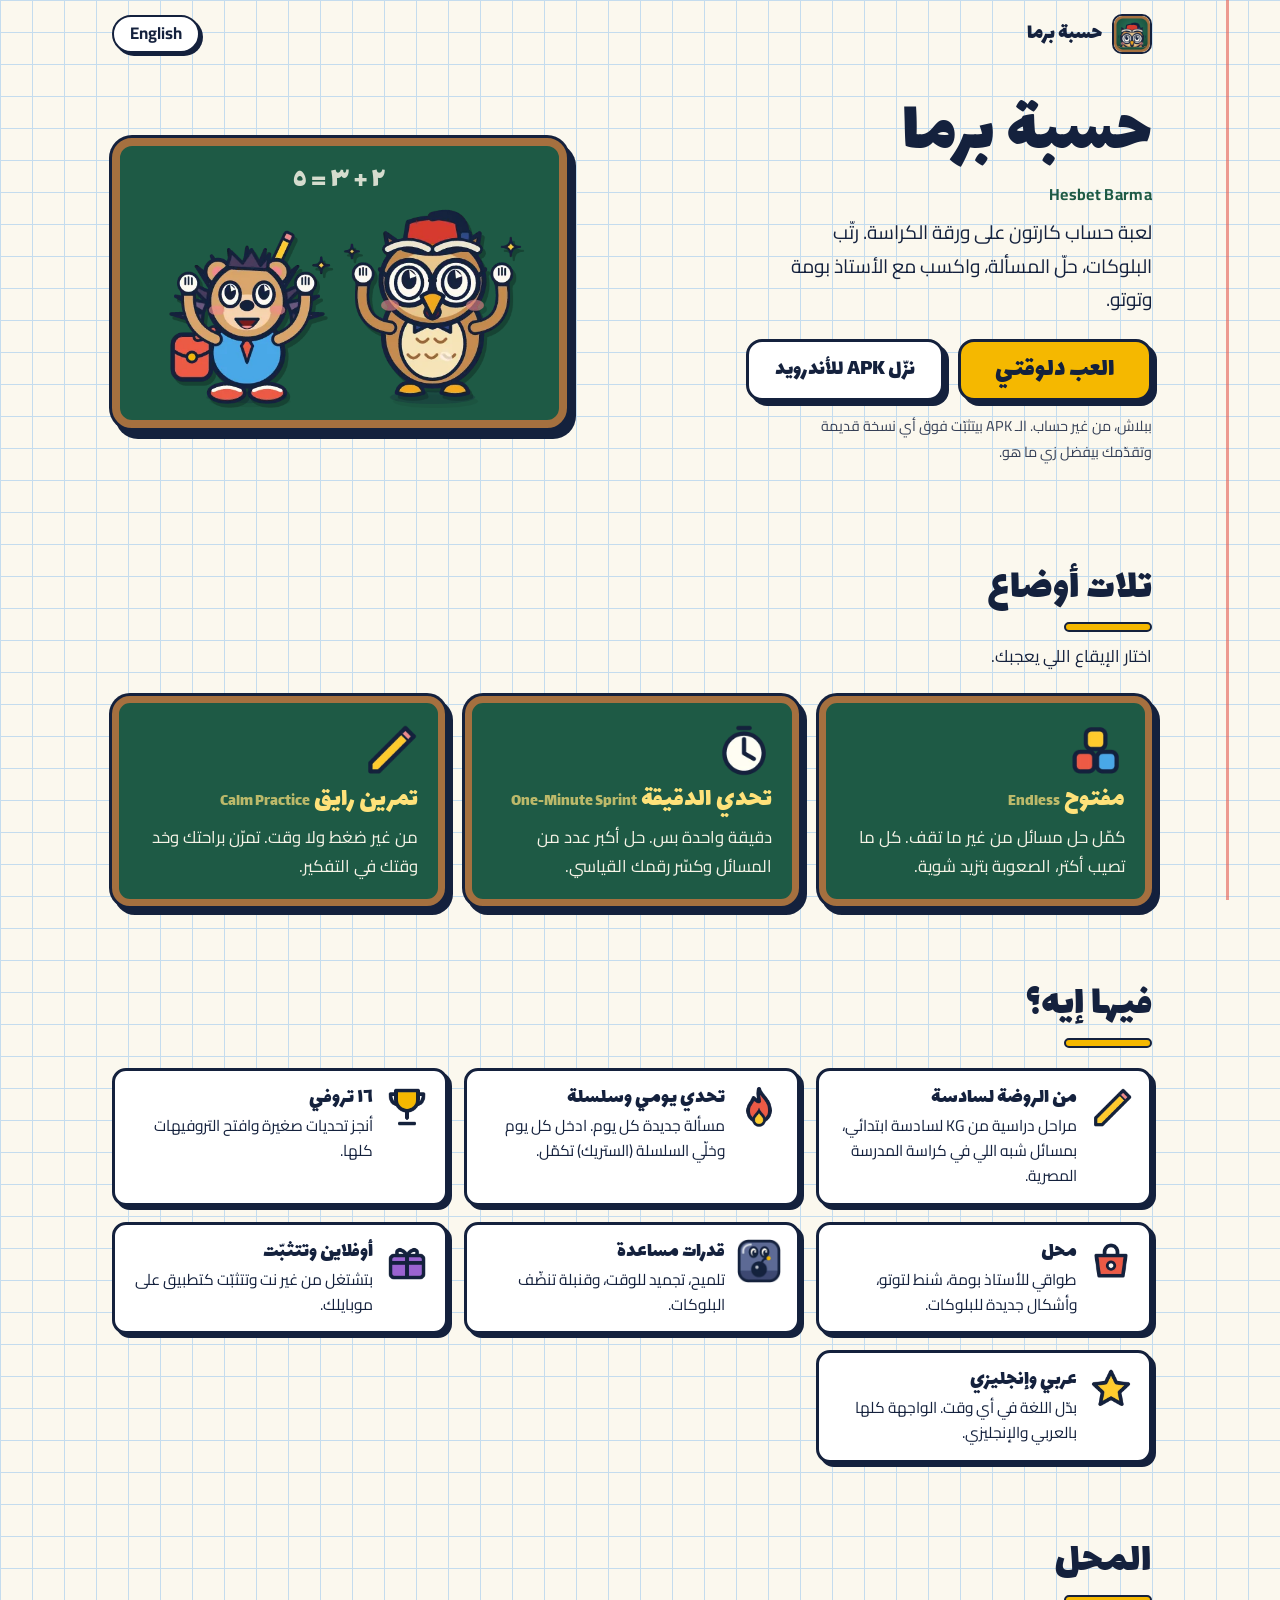
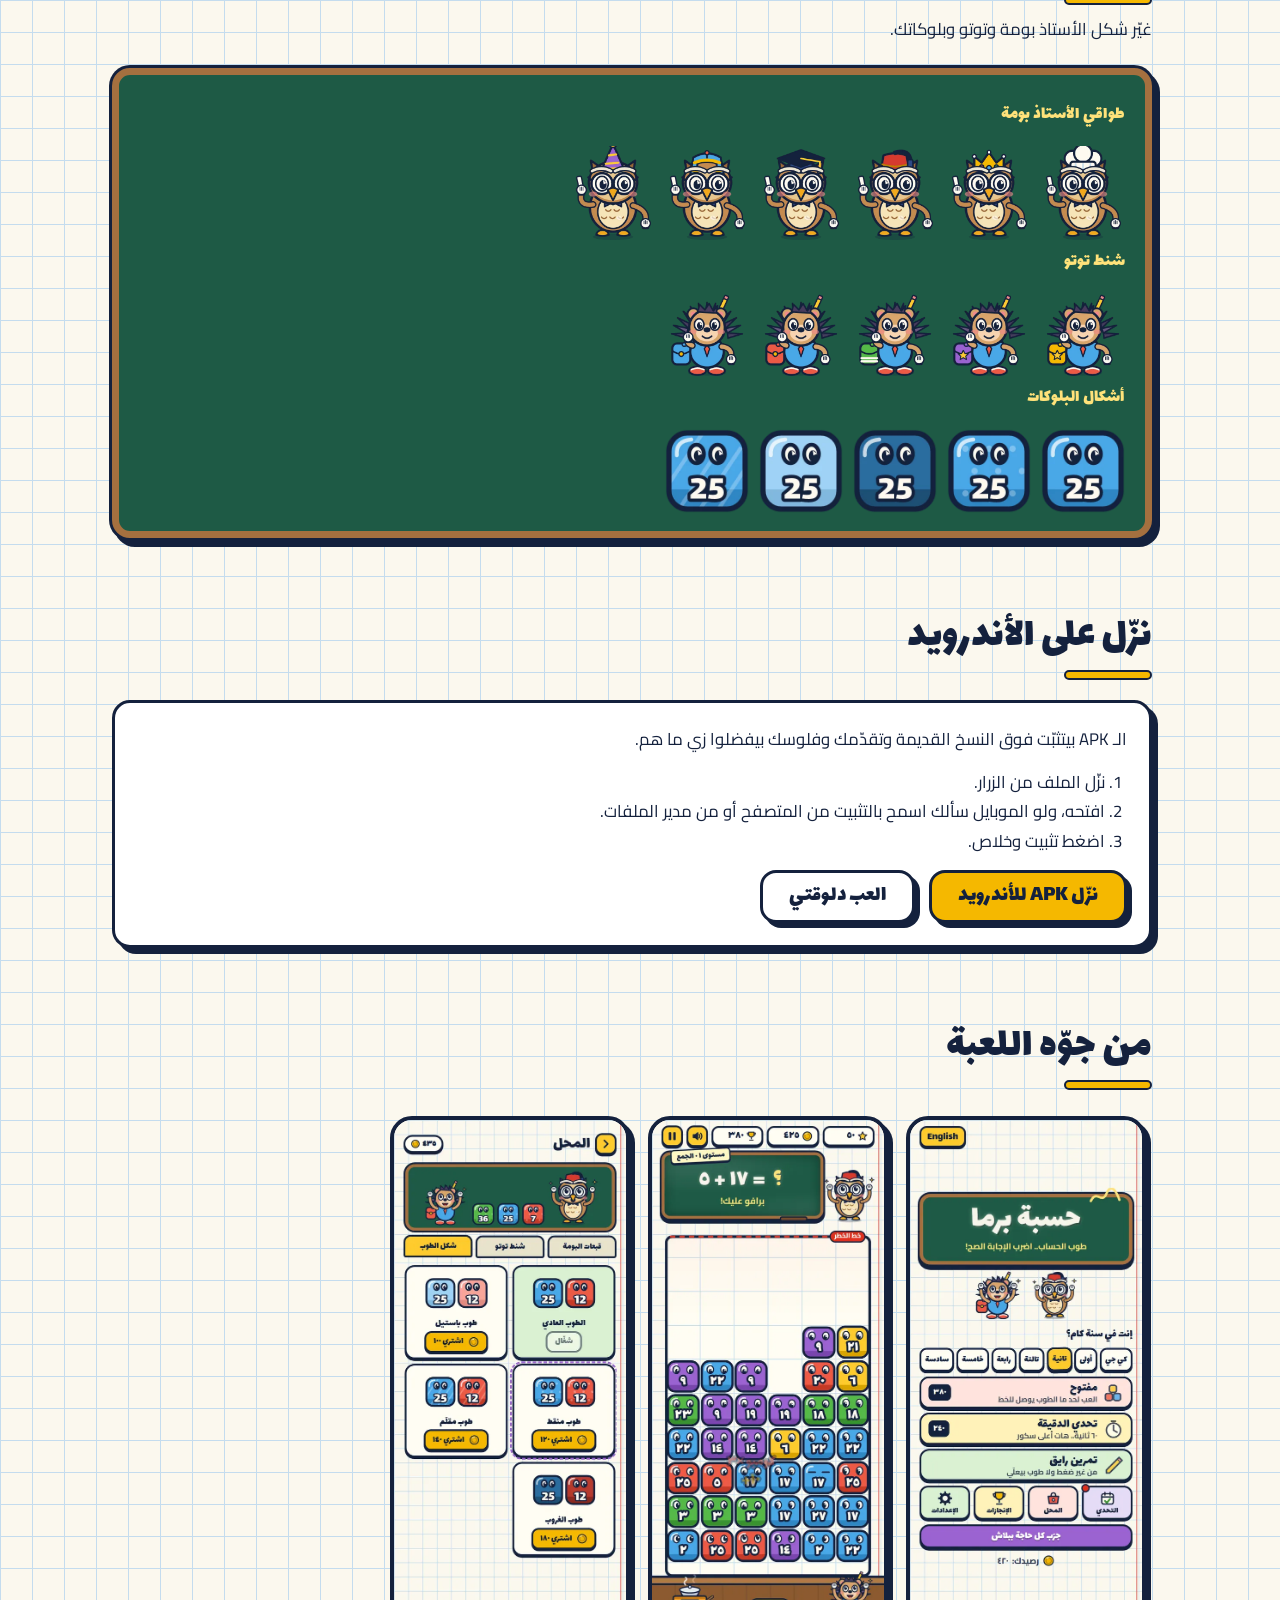
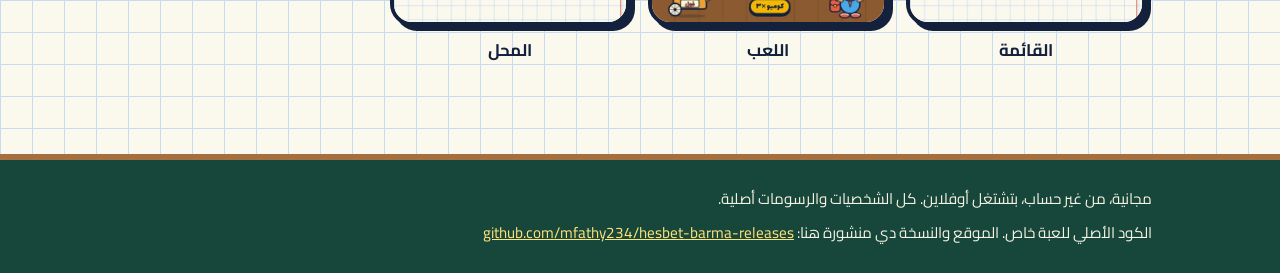
<file: index.html>
<!doctype html>
<html lang="ar" dir="rtl">
<head>
<meta charset="utf-8">
<meta name="viewport" content="width=device-width, initial-scale=1">
<title>حسبة برما - لعبة حساب كارتون بالبلوكات، العب ببلاش من المتصفح</title>
<meta name="description" content="حسبة برما: لعبة حساب كارتون مع الأستاذ بومة وتوتو. رتّب البلوكات وحل المسائل من الروضة لسادسة ابتدائي. تحدي يومي وتروفيهات ومحل. ببلاش من غير حساب، وبتشتغل أوفلاين.">
<link rel="canonical" href="https://hesbet-barma.pages.dev/">
<link rel="alternate" hreflang="ar" href="https://hesbet-barma.pages.dev/">
<link rel="alternate" hreflang="en" href="https://hesbet-barma.pages.dev/en/">
<link rel="alternate" hreflang="x-default" href="https://hesbet-barma.pages.dev/">
<meta name="theme-color" content="#fbf8ee">
<link rel="icon" href="favicon.ico" sizes="any">
<link rel="icon" href="favicon.png" type="image/png" sizes="48x48">
<link rel="apple-touch-icon" href="assets/apple-touch-icon.png">
<meta property="og:type" content="website">
<meta property="og:site_name" content="Hesbet Barma · حسبة برما">
<meta property="og:locale" content="ar_EG">
<meta property="og:locale:alternate" content="en_US">
<meta property="og:title" content="حسبة برما - لعبة حساب كارتون بالبلوكات، العب ببلاش من المتصفح">
<meta property="og:description" content="حسبة برما: لعبة حساب كارتون مع الأستاذ بومة وتوتو. رتّب البلوكات وحل المسائل من الروضة لسادسة ابتدائي. تحدي يومي وتروفيهات ومحل. ببلاش من غير حساب، وبتشتغل أوفلاين.">
<meta property="og:url" content="https://hesbet-barma.pages.dev/">
<meta property="og:image" content="https://hesbet-barma.pages.dev/assets/og.png">
<meta property="og:image:width" content="1200">
<meta property="og:image:height" content="630">
<meta property="og:image:alt" content="الأستاذ بومة وتوتو القنفد قدام سبورة حسبة برما">
<meta name="twitter:card" content="summary_large_image">
<meta name="twitter:title" content="حسبة برما - لعبة حساب كارتون بالبلوكات، العب ببلاش من المتصفح">
<meta name="twitter:description" content="حسبة برما: لعبة حساب كارتون مع الأستاذ بومة وتوتو. رتّب البلوكات وحل المسائل من الروضة لسادسة ابتدائي. تحدي يومي وتروفيهات ومحل. ببلاش من غير حساب، وبتشتغل أوفلاين.">
<meta name="twitter:image" content="https://hesbet-barma.pages.dev/assets/og.png">
<link rel="preload" href="assets/fonts/lalezar-arabic-400-normal.woff2" as="font" type="font/woff2" crossorigin>
<link rel="stylesheet" href="style.css">
<script type="application/ld+json">{"@context":"https://schema.org","@type":"VideoGame","name":"Hesbet Barma","alternateName":"حسبة برما","description":"حسبة برما: لعبة حساب كارتون مع الأستاذ بومة وتوتو. رتّب البلوكات وحل المسائل من الروضة لسادسة ابتدائي. تحدي يومي وتروفيهات ومحل. ببلاش من غير حساب، وبتشتغل أوفلاين.","inLanguage":["ar","en"],"applicationCategory":"Game","genre":"Educational","operatingSystem":"Web, Android","isAccessibleForFree":true,"url":"https://hesbet-barma.pages.dev/","image":"https://hesbet-barma.pages.dev/assets/og.png"}</script>
</head>
<body>
<div class="wrap">
<header class="top"><a class="brand" href="./"><img src="assets/icon.png" alt="" width="40" height="40"><span>حسبة برما</span></a><a class="lang" href="en/" hreflang="en" lang="en">English</a></header>
<main>
<div class="hero">
<div>
<h1>حسبة برما<small>Hesbet Barma</small></h1>
<p class="tag">لعبة حساب كارتون على ورقة الكراسة. رتّب البلوكات، حلّ المسألة، واكسب مع الأستاذ بومة وتوتو.</p>
<div class="cta"><a class="btn big" href="play/">العب دلوقتي</a><a class="btn alt" href="#android">نزّل APK للأندرويد</a></div>
<p class="note">ببلاش، من غير حساب. الـ APK بيتثبّت فوق أي نسخة قديمة وتقدّمك بيفضل زي ما هو.</p>
</div>
<div class="stage" data-eq="٢ + ٣ = ٥"><img src="assets/art/owl_cheer.webp" alt="الأستاذ بومة بيشجّع" width="288" height="324"><img src="assets/art/hog_cheer.webp" alt="توتو القنفد بيشجّع" width="288" height="288"></div>
</div>
<section id="modes"><h2>تلات أوضاع</h2><p class="lead">اختار الإيقاع اللي يعجبك.</p>
<div class="cards c3"><article class="board"><img class="ic" src="assets/art/ui_stack.webp" alt="" width="56" height="56"><h3>مفتوح <span lang="en" style="font-size:1rem;opacity:.7">Endless</span></h3><p>كمّل حل مسائل من غير ما تقف. كل ما تصيب أكتر، الصعوبة بتزيد شوية.</p></article><article class="board"><img class="ic" src="assets/art/ui_clock.webp" alt="" width="56" height="56"><h3>تحدي الدقيقة <span lang="en" style="font-size:1rem;opacity:.7">One-Minute Sprint</span></h3><p>دقيقة واحدة بس. حل أكبر عدد من المسائل وكسّر رقمك القياسي.</p></article><article class="board"><img class="ic" src="assets/art/ui_pencil.webp" alt="" width="56" height="56"><h3>تمرين رايق <span lang="en" style="font-size:1rem;opacity:.7">Calm Practice</span></h3><p>من غير ضغط ولا وقت. تمرّن براحتك وخد وقتك في التفكير.</p></article></div></section>
<section id="features"><h2>فيها إيه؟</h2><div class="feat" style="margin-top:20px"><article class="note-card"><img src="assets/art/ui_pencil.webp" alt="" width="44" height="44" loading="lazy"><div><h3>من الروضة لسادسة</h3><p>مراحل دراسية من KG لسادسة ابتدائي، بمسائل شبه اللي في كراسة المدرسة المصرية.</p></div></article><article class="note-card"><img src="assets/art/ui_flame.webp" alt="" width="44" height="44" loading="lazy"><div><h3>تحدي يومي وسلسلة</h3><p>مسألة جديدة كل يوم. ادخل كل يوم وخلّي السلسلة (الستريك) تكمّل.</p></div></article><article class="note-card"><img src="assets/art/ui_trophy.webp" alt="" width="44" height="44" loading="lazy"><div><h3>١٦ تروفي</h3><p>أنجز تحديات صغيرة وافتح التروفيهات كلها.</p></div></article><article class="note-card"><img src="assets/art/ui_shop.webp" alt="" width="44" height="44" loading="lazy"><div><h3>محل</h3><p>طواقي للأستاذ بومة، شنط لتوتو، وأشكال جديدة للبلوكات.</p></div></article><article class="note-card"><img src="assets/art/power_bomb.webp" alt="" width="44" height="44" loading="lazy"><div><h3>قدرات مساعدة</h3><p>تلميح، تجميد للوقت، وقنبلة تنضّف البلوكات.</p></div></article><article class="note-card"><img src="assets/art/ui_gift.webp" alt="" width="44" height="44" loading="lazy"><div><h3>أوفلاين وتتثبّت</h3><p>بتشتغل من غير نت وتتثبّت كتطبيق على موبايلك.</p></div></article><article class="note-card"><img src="assets/art/ui_star.webp" alt="" width="44" height="44" loading="lazy"><div><h3>عربي وإنجليزي</h3><p>بدّل اللغة في أي وقت. الواجهة كلها بالعربي والإنجليزي.</p></div></article></div></section>
<section id="shop"><h2>المحل</h2><p class="lead">غيّر شكل الأستاذ بومة وتوتو وبلوكاتك.</p>
<div class="board"><p class="chalk-t">طواقي الأستاذ بومة</p><div class="row"><img src="assets/art/owl_hat_chef.webp" alt="" width="84" height="84" loading="lazy"><img src="assets/art/owl_hat_crown.webp" alt="" width="84" height="84" loading="lazy"><img src="assets/art/owl_hat_fez.webp" alt="" width="84" height="84" loading="lazy"><img src="assets/art/owl_hat_grad.webp" alt="" width="84" height="84" loading="lazy"><img src="assets/art/owl_hat_nemes.webp" alt="" width="84" height="84" loading="lazy"><img src="assets/art/owl_hat_party.webp" alt="" width="84" height="84" loading="lazy"></div><p class="chalk-t">شنط توتو</p><div class="row"><img src="assets/art/hog_bag_gold.webp" alt="" width="84" height="84" loading="lazy"><img src="assets/art/hog_bag_grape.webp" alt="" width="84" height="84" loading="lazy"><img src="assets/art/hog_bag_leaf.webp" alt="" width="84" height="84" loading="lazy"><img src="assets/art/hog_bag_red.webp" alt="" width="84" height="84" loading="lazy"><img src="assets/art/hog_bag_sky.webp" alt="" width="84" height="84" loading="lazy"></div><p class="chalk-t">أشكال البلوكات</p><div class="row"><img src="assets/art/block_classic_2.webp" alt="" width="84" height="84" loading="lazy"><img src="assets/art/block_dots_2.webp" alt="" width="84" height="84" loading="lazy"><img src="assets/art/block_dusk_2.webp" alt="" width="84" height="84" loading="lazy"><img src="assets/art/block_pastel_2.webp" alt="" width="84" height="84" loading="lazy"><img src="assets/art/block_stripes_2.webp" alt="" width="84" height="84" loading="lazy"></div></div></section>
<section id="android"><h2>نزّل على الأندرويد</h2><div class="apk" style="margin-top:20px"><p style="margin:0">الـ APK بيتثبّت فوق النسخ القديمة وتقدّمك وفلوسك بيفضلوا زي ما هم.</p><ol style="margin:0;padding-inline-start:1.3em"><li>نزّل الملف من الزرار.</li><li>افتحه، ولو الموبايل سألك اسمح بالتثبيت من المتصفح أو من مدير الملفات.</li><li>اضغط تثبيت وخلاص.</li></ol><div class="cta"><a class="btn" href="https://github.com/mfathy234/hesbet-barma-releases/releases/latest/download/HesbetBarma.apk">نزّل APK للأندرويد</a><a class="btn alt" href="play/">العب دلوقتي</a></div></div></section>
<section id="shots"><h2>من جوّه اللعبة</h2><div class="shots" style="margin-top:20px"><figure><img src="assets/shots/ar-menu.webp" alt="القائمة" width="270" height="585" loading="lazy"><figcaption>القائمة</figcaption></figure><figure><img src="assets/shots/ar-play.webp" alt="اللعب" width="270" height="585" loading="lazy"><figcaption>اللعب</figcaption></figure><figure><img src="assets/shots/ar-shop.webp" alt="المحل" width="270" height="585" loading="lazy"><figcaption>المحل</figcaption></figure></div></section>
</main>
</div>
<footer><div class="wrap"><div>مجانية، من غير حساب، بتشتغل أوفلاين. كل الشخصيات والرسومات أصلية.</div><div>الكود الأصلي للعبة خاص. الموقع والنسخة دي منشورة هنا: <a href="https://github.com/mfathy234/hesbet-barma-releases">github.com/mfathy234/hesbet-barma-releases</a></div></div></footer>
</body></html>
</file>
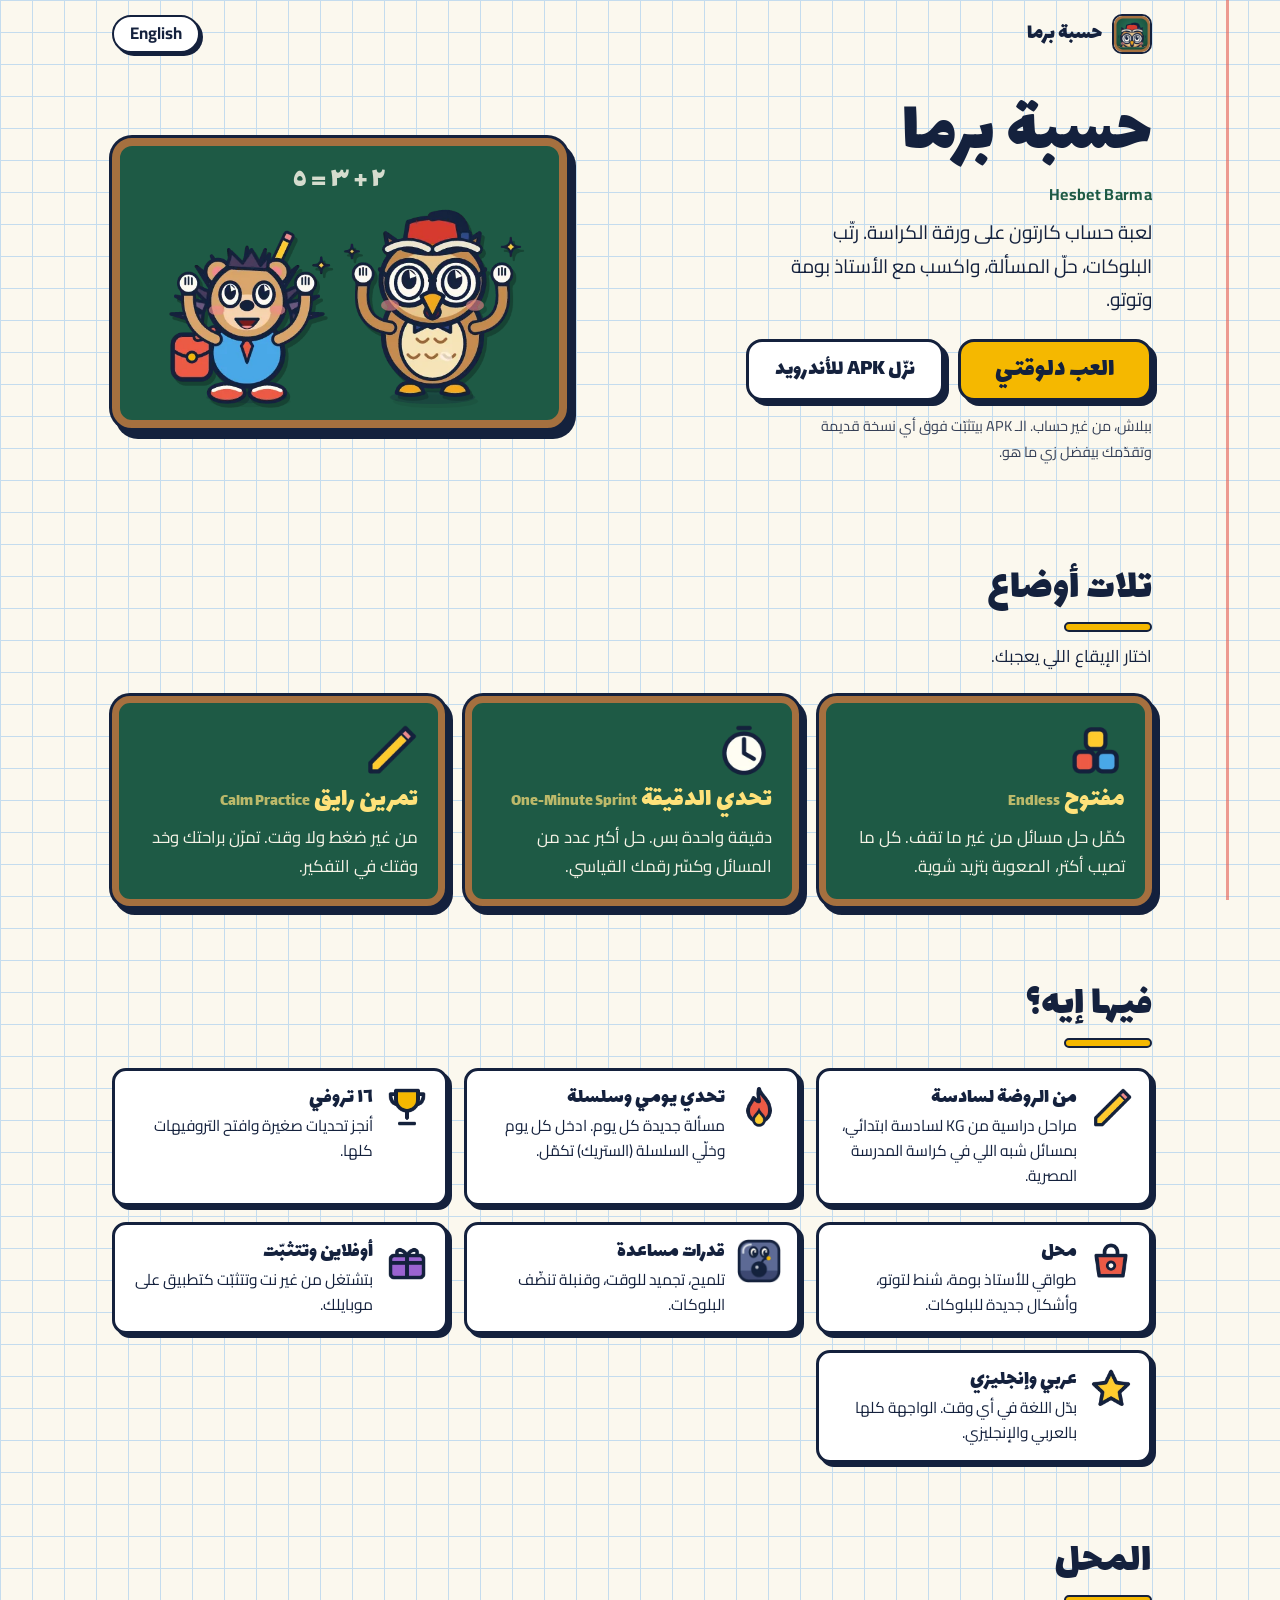
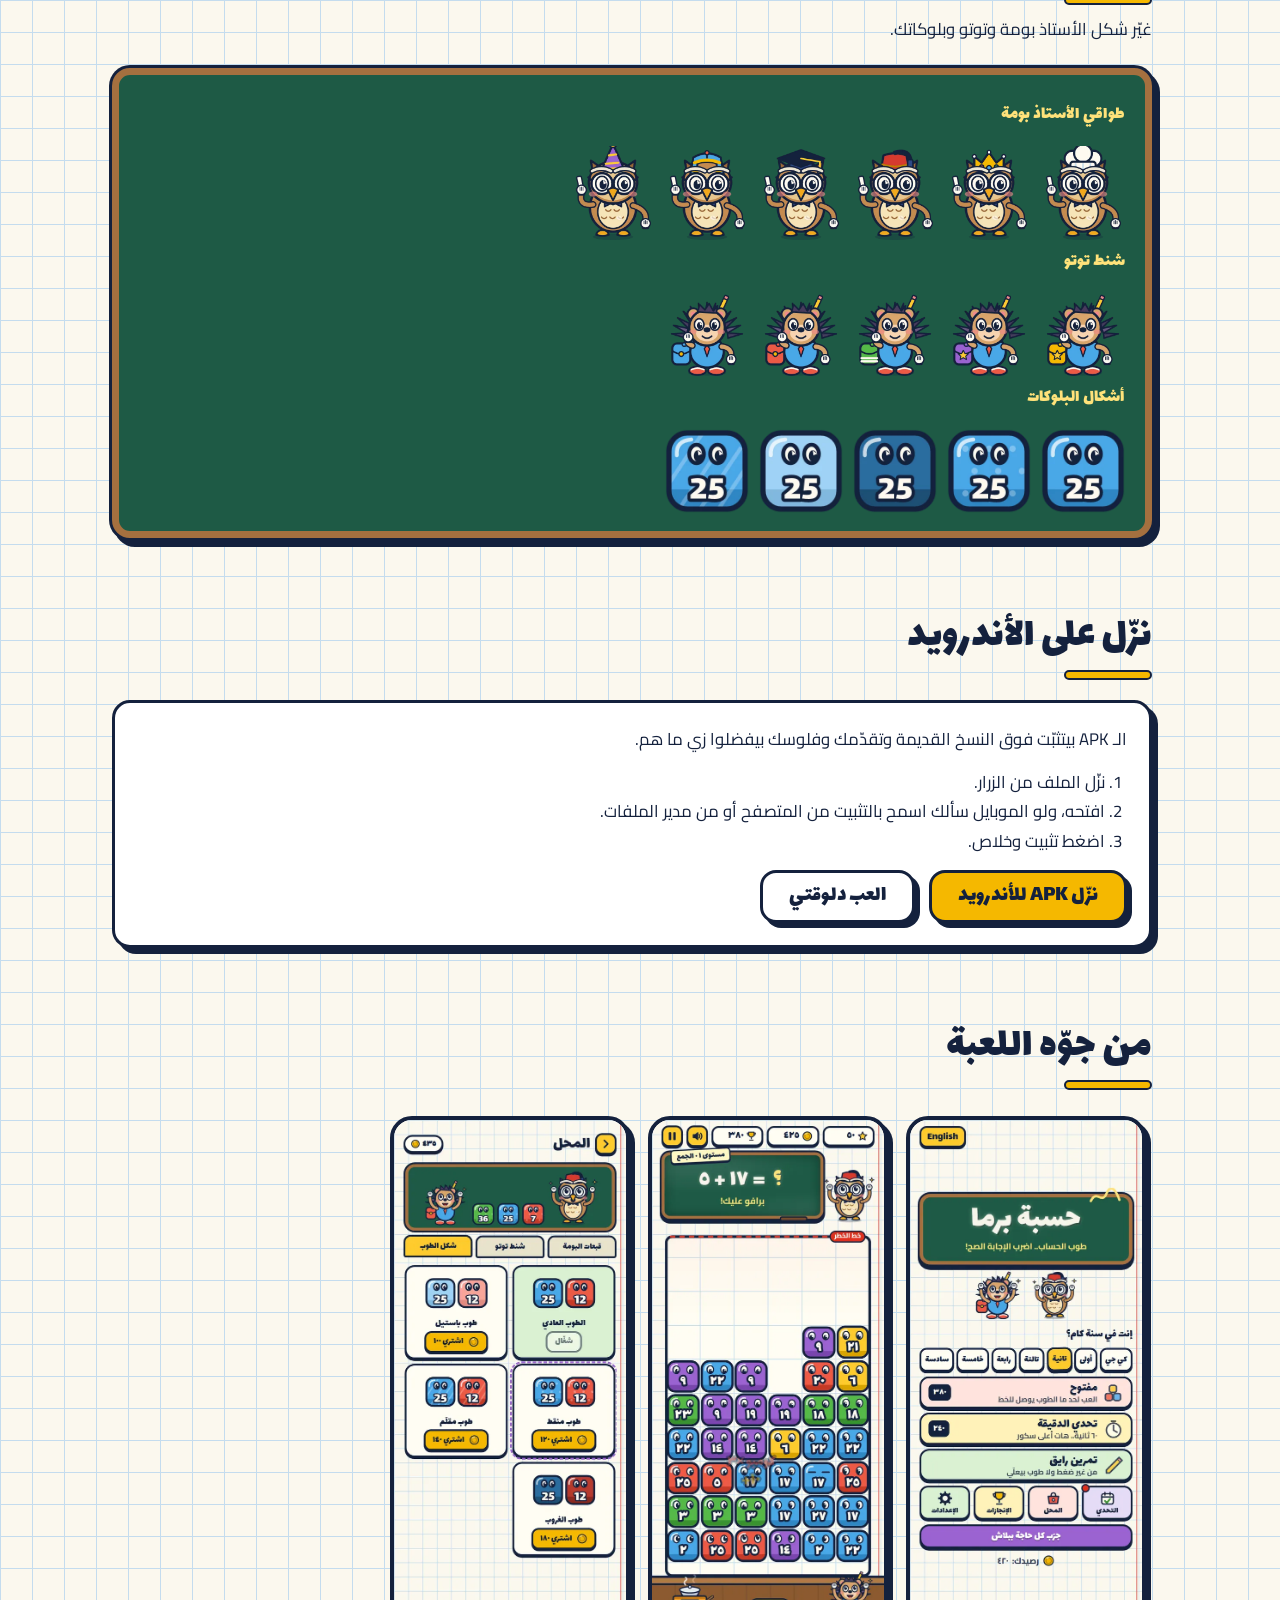
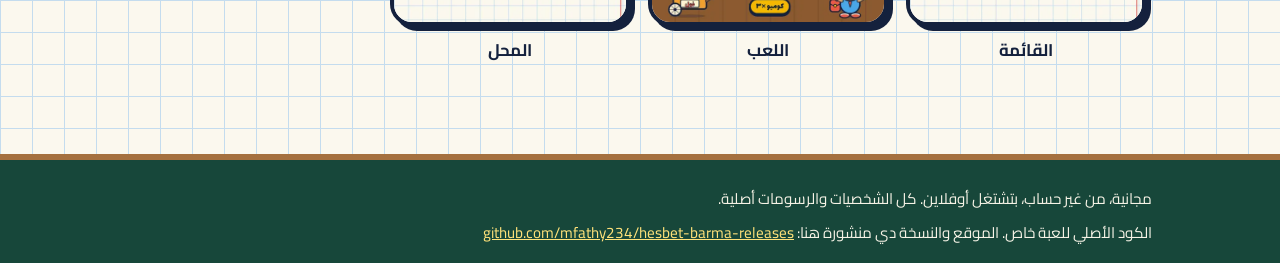
<file: ar/index.html>
<!DOCTYPE html>
<html lang="ar" dir="rtl"><head><meta charset="utf-8"><title>حسبة برما</title>
<link rel="canonical" href="https://hesbet-barma.pages.dev/">
<meta http-equiv="refresh" content="0; url=../">
</head><body><p><a href="../">حسبة برما</a></p></body></html>
</file>
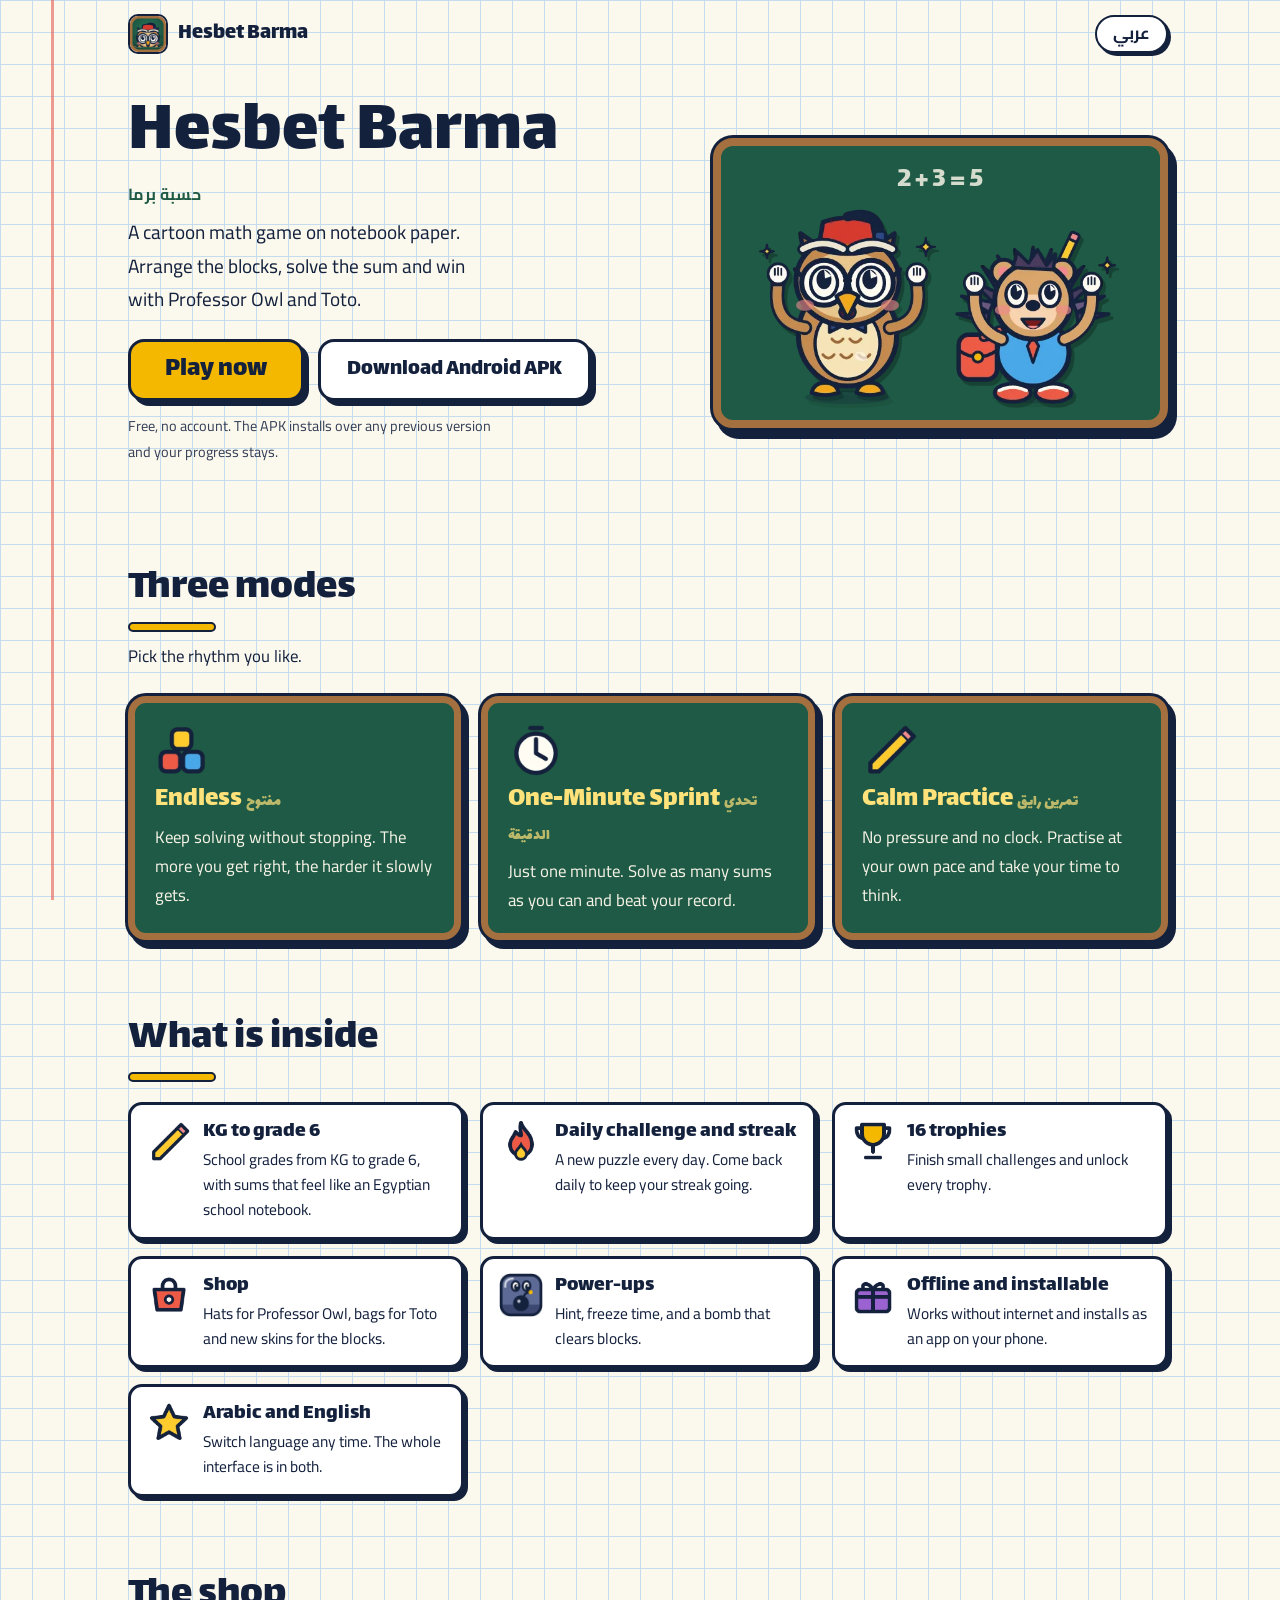
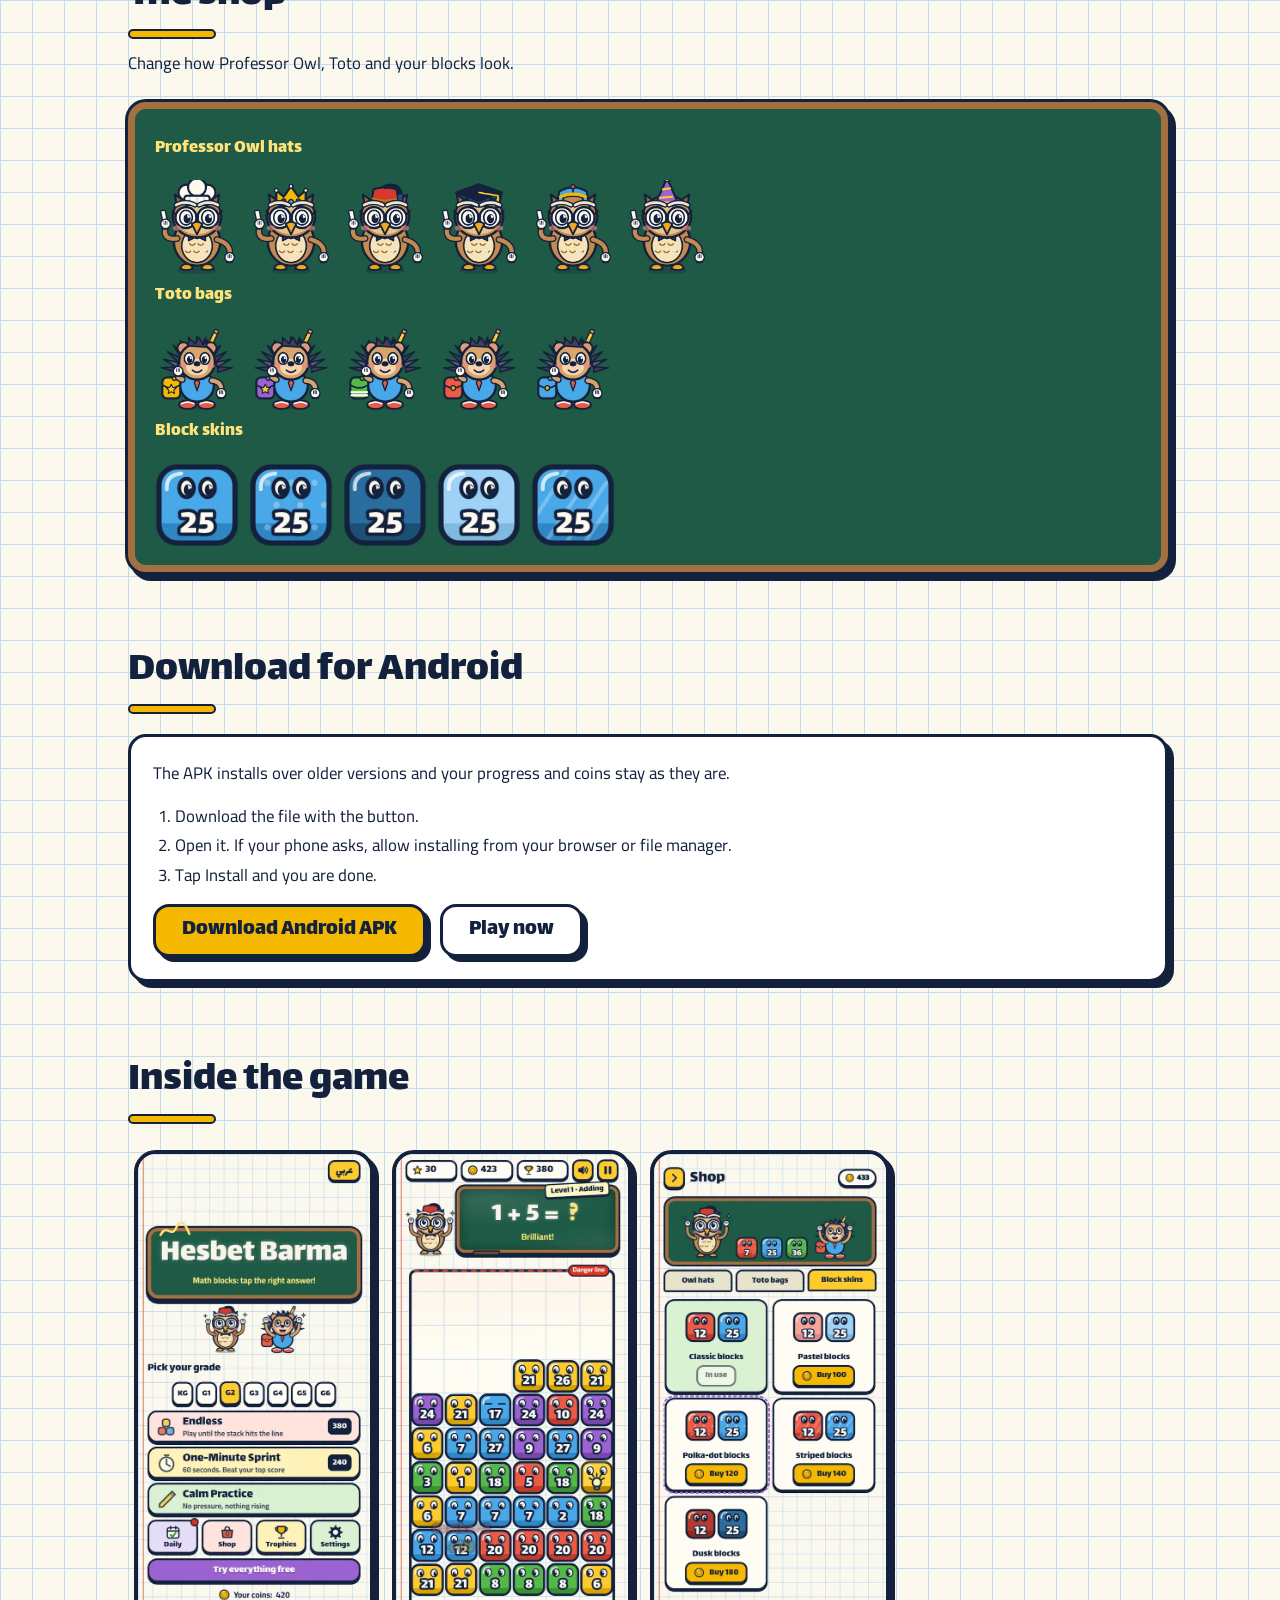
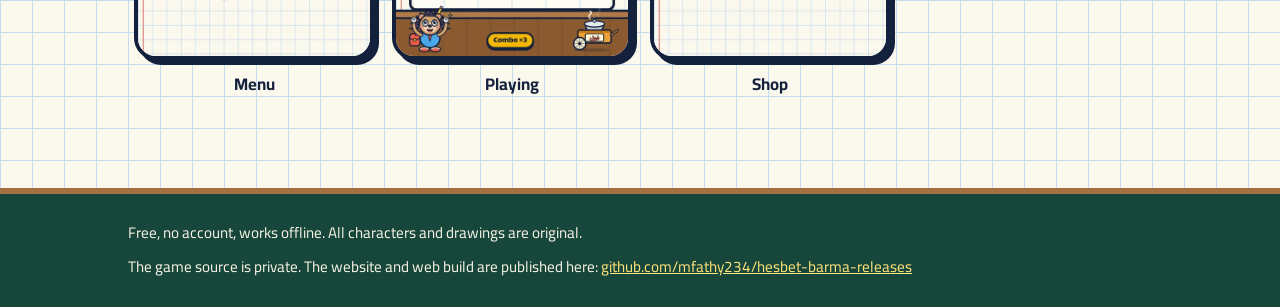
<file: en/index.html>
<!doctype html>
<html lang="en" dir="ltr">
<head>
<meta charset="utf-8">
<meta name="viewport" content="width=device-width, initial-scale=1">
<title>Hesbet Barma · a cartoon math-blocks game, play free in your browser</title>
<meta name="description" content="Hesbet Barma: a cartoon math game with Professor Owl and Toto the hedgehog. Arrange blocks and solve sums from KG to grade 6. Daily challenge, trophies and a shop. Free, no account, works offline.">
<link rel="canonical" href="https://hesbet-barma.pages.dev/en/">
<link rel="alternate" hreflang="ar" href="https://hesbet-barma.pages.dev/">
<link rel="alternate" hreflang="en" href="https://hesbet-barma.pages.dev/en/">
<link rel="alternate" hreflang="x-default" href="https://hesbet-barma.pages.dev/">
<meta name="theme-color" content="#fbf8ee">
<link rel="icon" href="../favicon.ico" sizes="any">
<link rel="icon" href="../favicon.png" type="image/png" sizes="48x48">
<link rel="apple-touch-icon" href="../assets/apple-touch-icon.png">
<meta property="og:type" content="website">
<meta property="og:site_name" content="Hesbet Barma · حسبة برما">
<meta property="og:locale" content="en_US">
<meta property="og:locale:alternate" content="ar_EG">
<meta property="og:title" content="Hesbet Barma · a cartoon math-blocks game, play free in your browser">
<meta property="og:description" content="Hesbet Barma: a cartoon math game with Professor Owl and Toto the hedgehog. Arrange blocks and solve sums from KG to grade 6. Daily challenge, trophies and a shop. Free, no account, works offline.">
<meta property="og:url" content="https://hesbet-barma.pages.dev/en/">
<meta property="og:image" content="https://hesbet-barma.pages.dev/assets/og.png">
<meta property="og:image:width" content="1200">
<meta property="og:image:height" content="630">
<meta property="og:image:alt" content="Professor Owl and Toto the hedgehog in front of the Hesbet Barma chalkboard">
<meta name="twitter:card" content="summary_large_image">
<meta name="twitter:title" content="Hesbet Barma · a cartoon math-blocks game, play free in your browser">
<meta name="twitter:description" content="Hesbet Barma: a cartoon math game with Professor Owl and Toto the hedgehog. Arrange blocks and solve sums from KG to grade 6. Daily challenge, trophies and a shop. Free, no account, works offline.">
<meta name="twitter:image" content="https://hesbet-barma.pages.dev/assets/og.png">
<link rel="preload" href="../assets/fonts/lalezar-latin-400-normal.woff2" as="font" type="font/woff2" crossorigin>
<link rel="stylesheet" href="../style.css">
<script type="application/ld+json">{"@context":"https://schema.org","@type":"VideoGame","name":"Hesbet Barma","alternateName":"حسبة برما","description":"Hesbet Barma: a cartoon math game with Professor Owl and Toto the hedgehog. Arrange blocks and solve sums from KG to grade 6. Daily challenge, trophies and a shop. Free, no account, works offline.","inLanguage":["ar","en"],"applicationCategory":"Game","genre":"Educational","operatingSystem":"Web, Android","isAccessibleForFree":true,"url":"https://hesbet-barma.pages.dev/","image":"https://hesbet-barma.pages.dev/assets/og.png"}</script>
</head>
<body>
<div class="wrap">
<header class="top"><a class="brand" href="./"><img src="../assets/icon.png" alt="" width="40" height="40"><span>Hesbet Barma</span></a><a class="lang" href="../" hreflang="ar" lang="ar">عربي</a></header>
<main>
<div class="hero">
<div>
<h1>Hesbet Barma<small>حسبة برما</small></h1>
<p class="tag">A cartoon math game on notebook paper. Arrange the blocks, solve the sum and win with Professor Owl and Toto.</p>
<div class="cta"><a class="btn big" href="../play/">Play now</a><a class="btn alt" href="#android">Download Android APK</a></div>
<p class="note">Free, no account. The APK installs over any previous version and your progress stays.</p>
</div>
<div class="stage" data-eq="2 + 3 = 5"><img src="../assets/art/owl_cheer.webp" alt="Professor Owl cheering" width="288" height="324"><img src="../assets/art/hog_cheer.webp" alt="Toto the hedgehog cheering" width="288" height="288"></div>
</div>
<section id="modes"><h2>Three modes</h2><p class="lead">Pick the rhythm you like.</p>
<div class="cards c3"><article class="board"><img class="ic" src="../assets/art/ui_stack.webp" alt="" width="56" height="56"><h3>Endless <span lang="ar" style="font-size:1rem;opacity:.7">مفتوح</span></h3><p>Keep solving without stopping. The more you get right, the harder it slowly gets.</p></article><article class="board"><img class="ic" src="../assets/art/ui_clock.webp" alt="" width="56" height="56"><h3>One-Minute Sprint <span lang="ar" style="font-size:1rem;opacity:.7">تحدي الدقيقة</span></h3><p>Just one minute. Solve as many sums as you can and beat your record.</p></article><article class="board"><img class="ic" src="../assets/art/ui_pencil.webp" alt="" width="56" height="56"><h3>Calm Practice <span lang="ar" style="font-size:1rem;opacity:.7">تمرين رايق</span></h3><p>No pressure and no clock. Practise at your own pace and take your time to think.</p></article></div></section>
<section id="features"><h2>What is inside</h2><div class="feat" style="margin-top:20px"><article class="note-card"><img src="../assets/art/ui_pencil.webp" alt="" width="44" height="44" loading="lazy"><div><h3>KG to grade 6</h3><p>School grades from KG to grade 6, with sums that feel like an Egyptian school notebook.</p></div></article><article class="note-card"><img src="../assets/art/ui_flame.webp" alt="" width="44" height="44" loading="lazy"><div><h3>Daily challenge and streak</h3><p>A new puzzle every day. Come back daily to keep your streak going.</p></div></article><article class="note-card"><img src="../assets/art/ui_trophy.webp" alt="" width="44" height="44" loading="lazy"><div><h3>16 trophies</h3><p>Finish small challenges and unlock every trophy.</p></div></article><article class="note-card"><img src="../assets/art/ui_shop.webp" alt="" width="44" height="44" loading="lazy"><div><h3>Shop</h3><p>Hats for Professor Owl, bags for Toto and new skins for the blocks.</p></div></article><article class="note-card"><img src="../assets/art/power_bomb.webp" alt="" width="44" height="44" loading="lazy"><div><h3>Power-ups</h3><p>Hint, freeze time, and a bomb that clears blocks.</p></div></article><article class="note-card"><img src="../assets/art/ui_gift.webp" alt="" width="44" height="44" loading="lazy"><div><h3>Offline and installable</h3><p>Works without internet and installs as an app on your phone.</p></div></article><article class="note-card"><img src="../assets/art/ui_star.webp" alt="" width="44" height="44" loading="lazy"><div><h3>Arabic and English</h3><p>Switch language any time. The whole interface is in both.</p></div></article></div></section>
<section id="shop"><h2>The shop</h2><p class="lead">Change how Professor Owl, Toto and your blocks look.</p>
<div class="board"><p class="chalk-t">Professor Owl hats</p><div class="row"><img src="../assets/art/owl_hat_chef.webp" alt="" width="84" height="84" loading="lazy"><img src="../assets/art/owl_hat_crown.webp" alt="" width="84" height="84" loading="lazy"><img src="../assets/art/owl_hat_fez.webp" alt="" width="84" height="84" loading="lazy"><img src="../assets/art/owl_hat_grad.webp" alt="" width="84" height="84" loading="lazy"><img src="../assets/art/owl_hat_nemes.webp" alt="" width="84" height="84" loading="lazy"><img src="../assets/art/owl_hat_party.webp" alt="" width="84" height="84" loading="lazy"></div><p class="chalk-t">Toto bags</p><div class="row"><img src="../assets/art/hog_bag_gold.webp" alt="" width="84" height="84" loading="lazy"><img src="../assets/art/hog_bag_grape.webp" alt="" width="84" height="84" loading="lazy"><img src="../assets/art/hog_bag_leaf.webp" alt="" width="84" height="84" loading="lazy"><img src="../assets/art/hog_bag_red.webp" alt="" width="84" height="84" loading="lazy"><img src="../assets/art/hog_bag_sky.webp" alt="" width="84" height="84" loading="lazy"></div><p class="chalk-t">Block skins</p><div class="row"><img src="../assets/art/block_classic_2.webp" alt="" width="84" height="84" loading="lazy"><img src="../assets/art/block_dots_2.webp" alt="" width="84" height="84" loading="lazy"><img src="../assets/art/block_dusk_2.webp" alt="" width="84" height="84" loading="lazy"><img src="../assets/art/block_pastel_2.webp" alt="" width="84" height="84" loading="lazy"><img src="../assets/art/block_stripes_2.webp" alt="" width="84" height="84" loading="lazy"></div></div></section>
<section id="android"><h2>Download for Android</h2><div class="apk" style="margin-top:20px"><p style="margin:0">The APK installs over older versions and your progress and coins stay as they are.</p><ol style="margin:0;padding-inline-start:1.3em"><li>Download the file with the button.</li><li>Open it. If your phone asks, allow installing from your browser or file manager.</li><li>Tap Install and you are done.</li></ol><div class="cta"><a class="btn" href="https://github.com/mfathy234/hesbet-barma-releases/releases/latest/download/HesbetBarma.apk">Download Android APK</a><a class="btn alt" href="../play/">Play now</a></div></div></section>
<section id="shots"><h2>Inside the game</h2><div class="shots" style="margin-top:20px"><figure><img src="../assets/shots/en-menu.webp" alt="Menu" width="270" height="585" loading="lazy"><figcaption>Menu</figcaption></figure><figure><img src="../assets/shots/en-play.webp" alt="Playing" width="270" height="585" loading="lazy"><figcaption>Playing</figcaption></figure><figure><img src="../assets/shots/en-shop.webp" alt="Shop" width="270" height="585" loading="lazy"><figcaption>Shop</figcaption></figure></div></section>
</main>
</div>
<footer><div class="wrap"><div>Free, no account, works offline. All characters and drawings are original.</div><div>The game source is private. The website and web build are published here: <a href="https://github.com/mfathy234/hesbet-barma-releases">github.com/mfathy234/hesbet-barma-releases</a></div></div></footer>
</body></html>
</file>
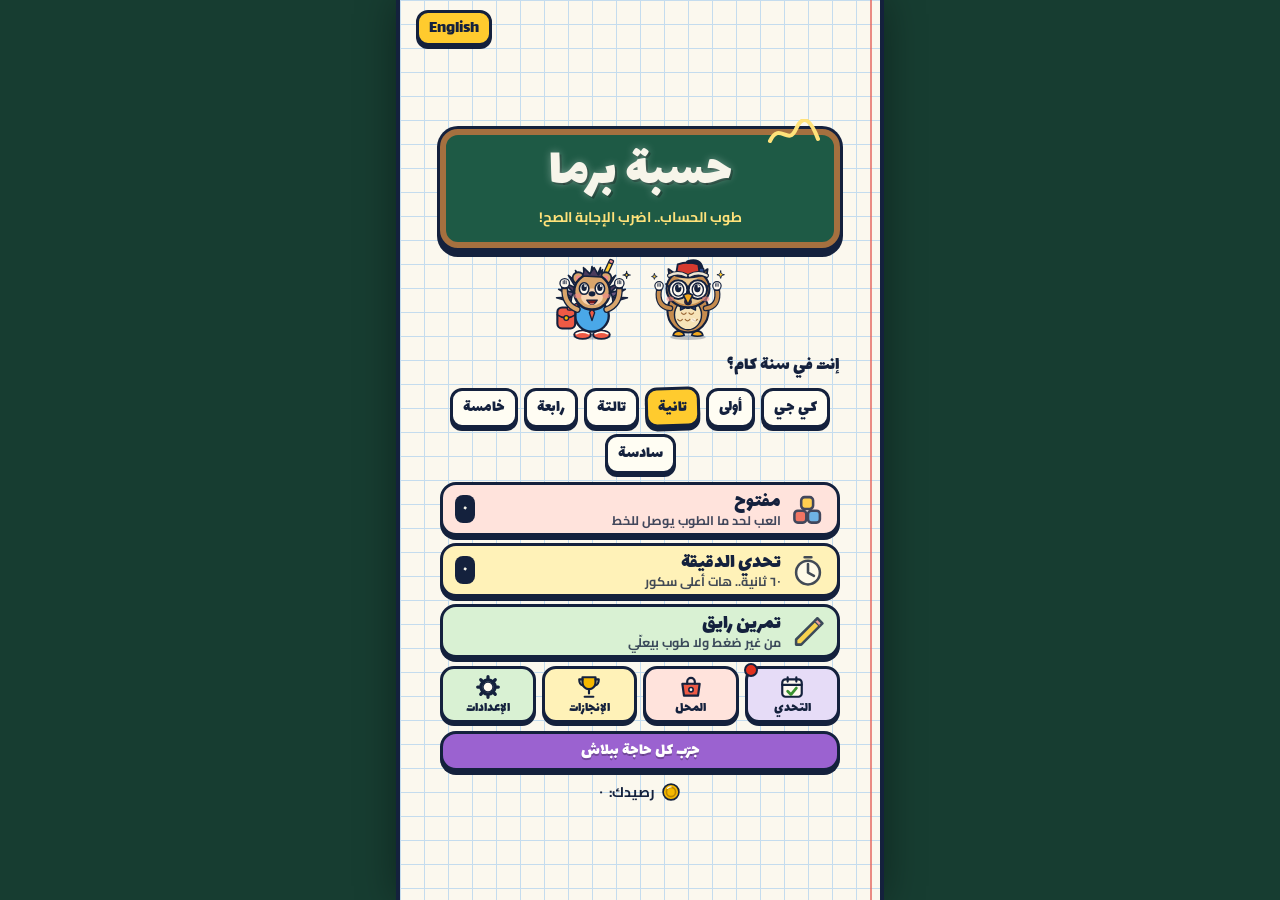
<file: play/index.html>
<!DOCTYPE html>
<html lang="ar" dir="rtl">
<head>
<script>window.HESBA_BUILD="f3f8353f3d74";</script>
<meta charset="utf-8">
<meta name="viewport" content="width=device-width, initial-scale=1, maximum-scale=1, user-scalable=no, viewport-fit=cover">
<title>حسبة برما · Hesbet Barma</title>
<meta name="description" content="Hesbet Barma: a cartoon math blocks game. Solve the equation, tap the block with the answer, and keep the stack from reaching the line. Arabic first, for every grade.">
<meta name="theme-color" content="#173d31">
<meta property="og:title" content="حسبة برما · Hesbet Barma">
<meta property="og:description" content="Math blocks for every grade, with Al-Ustaz Bouma the owl and Toto the hedgehog.">
<meta property="og:image" content="og.png?v=f3f8353f3d74">
<meta name="twitter:card" content="summary_large_image">
<link rel="manifest" href="manifest.webmanifest?v=f3f8353f3d74">
<link rel="icon" href="icons/favicon-48.png?v=f3f8353f3d74" sizes="48x48">
<link rel="apple-touch-icon" href="icons/apple-touch-icon.png?v=f3f8353f3d74">
<link rel="stylesheet" href="style.css?v=f3f8353f3d74">
</head>
<body>
<div id="app" dir="rtl" lang="ar">
  <header id="hud">
    <div class="chips">
      <div class="chip" title="score"><i data-icon="star"></i><b id="vScore">٠</b></div>
      <div class="chip" title="coins"><i data-icon="coin"></i><b id="vCoins">٠</b></div>
      <div class="chip" title="best"><i data-icon="trophy"></i><b id="vBest">٠</b></div>
    </div>
    <button class="rbtn" id="bMute" type="button" aria-label="mute"></button>
    <button class="rbtn" id="bPause" type="button" aria-label="pause" data-aria="pauseL"><i data-icon="pause"></i></button>
  </header>

  <section id="board">
    <div id="owl" class="beat"></div>
    <div class="chalk" id="chalk">
      <div class="note" id="lvl"></div>
      <div id="eq" aria-live="polite"></div>
      <div id="say" class="tip"></div>
      <div class="tray"></div>
    </div>
  </section>

  <section id="wellwrap"><canvas id="cv" tabindex="0" aria-label="Game board"></canvas></section>

  <footer id="foot">
    <div id="hog" class="beat b2"></div>
    <div id="info"><div class="pill dim" id="pCombo"></div><div class="pill hide" id="pTime"></div></div>
    <div id="cart"></div>
  </footer>

  <div class="ov full show" id="menu">
    <button class="mini" id="bLang" type="button"></button>
    <div class="card">
      <div class="sign">
        <svg class="sq" viewBox="0 0 56 30"><path d="M4 22 C14 2 22 28 30 10 S46 4 52 20" fill="none" stroke="#ffe27a" stroke-width="4" stroke-linecap="round"/></svg>
        <h1 data-t="title"></h1><p data-t="tag"></p>
      </div>
      <div class="cast"><div class="beat" id="castOwl"></div><div class="beat b2" id="castHog"></div></div>
      <h2 class="lab" data-t="grade"></h2>
      <div id="grades" role="radiogroup"></div>
      <div id="modes"></div>
      <div class="menu-tools">
        <button class="mtool daily" id="btnDaily" type="button"><i data-icon="calendar"></i><span data-t="b_daily"></span><span class="dot" id="dotDaily"></span></button>
        <button class="mtool shop" id="btnShop" type="button"><i data-icon="shop"></i><span data-t="b_shop"></span></button>
        <button class="mtool trophy" id="btnAch" type="button"><i data-icon="trophy"></i><span data-t="b_ach"></span></button>
        <button class="mtool set" id="btnSettings" type="button"><i data-icon="gear"></i><span data-t="b_set"></span></button>
      </div>
      <button class="btn passbtn" id="btnPass" type="button" data-t="passBtn"></button>
      <div class="passchip hide" id="passChip"></div>
      <div class="wallet"><i data-icon="coin"></i><span data-t="wallet"></span><b id="mCoins"></b></div>
    </div>
  </div>

  <div class="ov dim" id="pauseOv" role="dialog" aria-modal="true">
    <div class="card slate">
      <h2 class="big" data-t="paused"></h2>
      <button class="btn gold" id="bResume" type="button" data-t="resume"></button>
      <div class="row2"><button class="btn" id="bSettingsP" type="button" data-t="b_set"></button><button class="btn" id="bMute2" type="button"></button></div>
      <button class="btn" id="bHome" type="button" data-t="home"></button>
    </div>
  </div>

  <div class="ov dim" id="confirmOv" role="alertdialog" aria-modal="true" style="z-index:40">
    <div class="card paper">
      <h2 class="big" id="confirmTitle"></h2>
      <p class="msg" id="confirmBody"></p>
      <button class="btn red" id="confirmYes" type="button"></button>
      <button class="btn gold" id="confirmNo" type="button"></button>
    </div>
  </div>

  <div class="ov dim" id="overOv" role="dialog" aria-modal="true">
    <div class="card slate">
      <div class="owlbig" id="overOwl"></div>
      <h2 class="big" id="oT"></h2>
      <p class="msg" id="oM" style="color:var(--chalkY)"></p>
      <div class="rec" id="oRec" data-t="newrec"></div>
      <div class="big" id="oScore" style="direction:ltr;unicode-bidi:isolate"></div>
      <div class="dnote hide" id="oDaily"></div>
      <div class="stats">
        <div class="stat"><b id="oOk"></b><span data-t="st_ok"></span></div>
        <div class="stat"><b id="oCombo"></b><span data-t="st_combo"></span></div>
        <div class="stat"><b id="oCoins"></b><span data-t="st_coins"></span></div>
        <div class="stat"><b id="oBest"></b><span data-t="best"></span></div>
      </div>
      <div id="oAch"></div>
      <button class="btn gold" id="bAgain" type="button" data-t="again"></button>
      <button class="btn" id="bMenu" type="button" data-t="home"></button>
    </div>
  </div>

  <div class="ov full" id="settingsOv" role="dialog" aria-modal="true">
    <div class="screen-wrap">
      <div class="screen-head"><button class="rbtn backbtn" type="button" data-aria="back"><i data-icon="back"></i></button><h2 data-t="set_title"></h2></div>
      <div class="screen-body" id="settingsBody"></div>
    </div>
  </div>

  <div class="ov full" id="shopOv" role="dialog" aria-modal="true">
    <div class="screen-wrap">
      <div class="screen-head"><button class="rbtn backbtn" type="button" data-aria="back"><i data-icon="back"></i></button><h2 data-t="shop_title"></h2>
        <div class="pill inline"><i data-icon="coin"></i><b id="shopCoins"></b></div></div>
      <div class="passchip hide" id="shopPass"></div>
      <div id="shopPrev"></div>
      <div class="tabs" id="shopTabs" role="tablist"></div>
      <div class="screen-body"><div id="shopGrid"></div></div>
    </div>
  </div>

  <div class="ov full" id="dailyOv" role="dialog" aria-modal="true">
    <div class="screen-wrap">
      <div class="screen-head"><button class="rbtn backbtn" type="button" data-aria="back"><i data-icon="back"></i></button><h2 data-t="daily_title"></h2></div>
      <div class="screen-body" id="dailyBody"></div>
    </div>
  </div>

  <div class="ov full" id="achOv" role="dialog" aria-modal="true">
    <div class="screen-wrap">
      <div class="screen-head"><button class="rbtn backbtn" type="button" data-aria="back"><i data-icon="back"></i></button><h2 data-t="ach_title"></h2>
        <div class="pill inline"><i data-icon="trophy"></i><b id="achCount"></b></div></div>
      <div class="screen-body" id="achBody"></div>
    </div>
  </div>

  <div id="toast" role="status" aria-live="polite"></div>
</div>

<script src="art/core.js?v=f3f8353f3d74"></script>
<script src="src/data.js?v=f3f8353f3d74"></script>
<script src="art/hats.js?v=f3f8353f3d74"></script>
<script src="art/owl.js?v=f3f8353f3d74"></script>
<script src="art/hedgehog.js?v=f3f8353f3d74"></script>
<script src="art/cart.js?v=f3f8353f3d74"></script>
<script src="art/ui.js?v=f3f8353f3d74"></script>
<script src="art/sprites.js?v=f3f8353f3d74"></script>
<script src="src/strings.js?v=f3f8353f3d74"></script>
<script src="src/math.js?v=f3f8353f3d74"></script>
<script src="src/board.js?v=f3f8353f3d74"></script>
<script src="src/prefs.js?v=f3f8353f3d74"></script>
<script src="src/meta.js?v=f3f8353f3d74"></script>
<script src="src/daily.js?v=f3f8353f3d74"></script>
<script src="src/save.js?v=f3f8353f3d74"></script>
<script src="src/shop.js?v=f3f8353f3d74"></script>
<script src="src/audio.js?v=f3f8353f3d74"></script>
<script src="src/engine.js?v=f3f8353f3d74"></script>
<script src="src/blockdraw.js?v=f3f8353f3d74"></script>
<script src="src/render.js?v=f3f8353f3d74"></script>
<script src="src/hud.js?v=f3f8353f3d74"></script>
<script src="src/play.js?v=f3f8353f3d74"></script>
<script src="src/input.js?v=f3f8353f3d74"></script>
<script src="src/ui.js?v=f3f8353f3d74"></script>
<script src="src/settingsui.js?v=f3f8353f3d74"></script>
<script src="src/shopui.js?v=f3f8353f3d74"></script>
<script src="src/dailyui.js?v=f3f8353f3d74"></script>
<script src="src/update.js?v=f3f8353f3d74"></script>
<script src="src/main.js?v=f3f8353f3d74"></script>
</body>
</html>
</file>
<file: style.css>
@font-face{font-family:"Lalezar";font-style:normal;font-weight:400;font-display:swap;src:url(assets/fonts/lalezar-arabic-400-normal.woff2) format("woff2");unicode-range:U+0600-06FF,U+0750-077F,U+08A0-08FF,U+FB50-FDFF,U+FE70-FEFF,U+200C-200F,U+060C,U+061B,U+061F}
@font-face{font-family:"Lalezar";font-style:normal;font-weight:400;font-display:swap;src:url(assets/fonts/lalezar-latin-400-normal.woff2) format("woff2");unicode-range:U+0000-00FF,U+0131,U+0152-0153,U+02BB-02BC,U+02C6,U+02DA,U+02DC,U+2000-206F,U+20AC,U+2122,U+2191,U+2193,U+2212,U+2215,U+FEFF,U+FFFD}
@font-face{font-family:"Cairo";font-style:normal;font-weight:400;font-display:swap;src:url(assets/fonts/cairo-arabic-400-normal.woff2) format("woff2");unicode-range:U+0600-06FF,U+0750-077F,U+08A0-08FF,U+FB50-FDFF,U+FE70-FEFF,U+200C-200F,U+060C,U+061B,U+061F}
@font-face{font-family:"Cairo";font-style:normal;font-weight:700;font-display:swap;src:url(assets/fonts/cairo-arabic-700-normal.woff2) format("woff2");unicode-range:U+0600-06FF,U+0750-077F,U+08A0-08FF,U+FB50-FDFF,U+FE70-FEFF,U+200C-200F,U+060C,U+061B,U+061F}
@font-face{font-family:"Cairo";font-style:normal;font-weight:400;font-display:swap;src:url(assets/fonts/cairo-latin-400-normal.woff2) format("woff2");unicode-range:U+0000-00FF,U+0131,U+0152-0153,U+02BB-02BC,U+02C6,U+02DA,U+02DC,U+2000-206F,U+20AC,U+2122,U+2191,U+2193,U+2212,U+2215,U+FEFF,U+FFFD}
@font-face{font-family:"Cairo";font-style:normal;font-weight:700;font-display:swap;src:url(assets/fonts/cairo-latin-700-normal.woff2) format("woff2");unicode-range:U+0000-00FF,U+0131,U+0152-0153,U+02BB-02BC,U+02C6,U+02DA,U+02DC,U+2000-206F,U+20AC,U+2122,U+2191,U+2193,U+2212,U+2215,U+FEFF,U+FFFD}
:root{--paper:#fbf8ee;--grid:#c4dcee;--margin:#e5675f;--board:#1e5a45;--board2:#17473a;--wood:#a5703f;--wood2:#7d5230;--ink:#14213d;--gold:#f5b800;--gold2:#c98f00;--chalk:#f6f3e6;--red:#d9453c}
*{box-sizing:border-box}
html{-webkit-text-size-adjust:100%;scroll-behavior:smooth}
body{margin:0;font-family:"Cairo",system-ui,sans-serif;font-size:1.05rem;line-height:1.75;color:var(--ink);background-color:var(--paper);background-image:linear-gradient(var(--grid) 1px,transparent 1px),linear-gradient(90deg,var(--grid) 1px,transparent 1px);background-size:32px 32px;overflow-x:hidden}
body::before{content:"";position:fixed;inset-block:0;inset-inline-start:clamp(10px,4vw,52px);width:3px;background:var(--margin);opacity:.65;pointer-events:none;z-index:0}
img{max-width:100%;height:auto;display:block}
a{color:inherit}
h1,h2,h3{font-family:"Lalezar","Cairo",sans-serif;font-weight:400;line-height:1.25;margin:0}
.wrap{position:relative;z-index:1;width:min(1120px,100%);margin-inline:auto;padding-inline:clamp(28px,7vw,48px) clamp(16px,5vw,32px)}
.top{display:flex;align-items:center;justify-content:space-between;gap:12px;padding-block:14px}
.brand{display:flex;align-items:center;gap:10px;font-family:"Lalezar","Cairo";font-size:1.4rem;text-decoration:none}
.brand img{width:40px;height:40px;border-radius:10px;border:2.5px solid var(--ink)}
.lang{font-weight:700;text-decoration:none;border:2.5px solid var(--ink);background:#fff;border-radius:999px;padding:2px 16px;box-shadow:3px 3px 0 var(--ink)}
.hero{display:grid;gap:28px;align-items:center;padding-block:20px 48px}
@media(min-width:860px){.hero{grid-template-columns:1.1fr .9fr}}
.hero h1{font-size:clamp(2.6rem,9vw,4.6rem);color:var(--ink)}
.hero h1 small{display:block;font-family:"Cairo";font-weight:700;font-size:1rem;letter-spacing:.02em;color:var(--board);margin-top:4px}
.tag{font-size:1.2rem;max-width:34ch;margin:12px 0 22px}
.cta{display:flex;flex-wrap:wrap;gap:14px}
.btn{display:inline-flex;align-items:center;justify-content:center;gap:8px;font-family:"Lalezar","Cairo";font-size:1.4rem;line-height:1.2;text-decoration:none;color:var(--ink);background:var(--gold);border:3px solid var(--ink);border-radius:16px;padding:10px 26px;box-shadow:5px 5px 0 var(--ink);transition:transform .08s,box-shadow .08s}
.btn:hover{transform:translate(2px,2px);box-shadow:3px 3px 0 var(--ink)}
.btn:active{transform:translate(5px,5px);box-shadow:0 0 0 var(--ink)}
.btn:focus-visible,.lang:focus-visible,a:focus-visible{outline:3px solid var(--red);outline-offset:3px}
.btn.alt{background:#fff}
.btn.big{font-size:1.7rem;padding:12px 34px}
.note{font-size:.9rem;opacity:.85;margin-top:12px;max-width:46ch}
.stage{position:relative;background:var(--board);border:8px solid var(--wood);border-radius:20px;box-shadow:0 0 0 3px var(--ink),6px 8px 0 3px var(--ink);padding:56px 16px 16px;display:flex;justify-content:center;align-items:flex-end;gap:6px;min-height:280px;overflow:hidden}
.stage::before{content:attr(data-eq);position:absolute;top:10px;inset-inline:0;text-align:center;font-family:"Lalezar";font-size:1.8rem;color:var(--chalk);opacity:.85;direction:ltr}
.stage img{width:44%;max-width:230px;filter:drop-shadow(3px 4px 0 rgba(0,0,0,.25))}
section{padding-block:36px}
h2{font-size:clamp(1.9rem,6vw,2.7rem);margin-bottom:6px}
h2::after{content:"";display:block;width:84px;height:6px;background:var(--gold);border:2px solid var(--ink);border-radius:6px;margin-top:6px}
.lead{max-width:60ch;margin:10px 0 24px}
.cards{display:grid;gap:20px}
@media(min-width:760px){.cards.c3{grid-template-columns:repeat(3,1fr)}}
.board{background:var(--board);color:var(--chalk);border:7px solid var(--wood);border-radius:18px;box-shadow:0 0 0 3px var(--ink),5px 6px 0 3px var(--ink);padding:18px 20px}
.board h3{font-size:1.7rem;color:#ffe27a}
.board p{margin:6px 0 0}
.board img.ic{width:56px;height:56px;margin-bottom:6px}
.feat{display:grid;gap:16px}
@media(min-width:620px){.feat{grid-template-columns:repeat(2,1fr)}}
@media(min-width:960px){.feat{grid-template-columns:repeat(3,1fr)}}
.note-card{background:#fff;border:3px solid var(--ink);border-radius:14px;box-shadow:4px 4px 0 var(--ink);padding:14px 16px;display:flex;gap:12px;align-items:flex-start}
.note-card img{width:44px;height:44px;flex:none}
.note-card h3{font-size:1.35rem}
.note-card p{margin:2px 0 0;font-size:.97rem;line-height:1.6}
.row{display:flex;flex-wrap:wrap;gap:10px;align-items:flex-end;margin-top:14px}
.row img{width:clamp(52px,12vw,84px)}
.chalk-t{color:#ffe27a;font-family:"Lalezar";font-size:1.15rem;margin:12px 0 0}
.apk{background:#fff;border:3px solid var(--ink);border-radius:18px;box-shadow:6px 6px 0 var(--ink);padding:22px;display:grid;gap:14px}
.shots{display:flex;gap:18px;overflow-x:auto;padding:6px 6px 22px;scroll-snap-type:x mandatory}
.shots figure{margin:0;flex:none;width:min(240px,62vw);scroll-snap-align:center}
.shots img{width:100%;border:4px solid var(--ink);border-radius:22px;box-shadow:5px 5px 0 var(--ink);background:#fff}
.shots figcaption{text-align:center;font-weight:700;margin-top:10px}
footer{position:relative;z-index:1;margin-top:30px;background:var(--board2);color:var(--chalk);border-top:6px solid var(--wood);padding:26px 0;font-size:.95rem}
footer a{color:#ffe27a}
footer .wrap{display:grid;gap:8px}
@media(prefers-reduced-motion:reduce){*{transition:none!important;scroll-behavior:auto!important}}
</file>
<file: play/style.css>
:root{
  --paper:#fbf8ee; --grid:#c4dcee; --margin:#e5675f; --wall:#173d31;
  --board:#1e5a45; --boardD:#154534; --frame:#a5703f; --frameD:#7a4d27;
  --ink:#14213d; --chalk:#f7f5ea; --chalkY:#ffe27a; --chalkP:#ffb0a6;
  --tomato:#ee5a45; --sun:#ffcb2e; --sky:#4aa8e8; --leaf:#55b948; --grape:#9b62d0;
  --gold:#f5b800; --goldD:#b98400; --danger:#e0301e; --focus:#2459b8;
  --ar:'Lalezar','Cairo','Segoe UI',Tahoma,sans-serif; --body:'Cairo','Segoe UI',Tahoma,sans-serif;
  padding-top:env(safe-area-inset-top,0px); padding-bottom:env(safe-area-inset-bottom,0px);
}
*{box-sizing:border-box;-webkit-tap-highlight-color:transparent}
html,body{height:100%;margin:0;overflow:hidden;background:var(--wall);color:var(--ink);font-family:var(--body)}
html{box-sizing:border-box}
button{font:inherit;color:inherit;cursor:pointer}
#app{position:relative;height:100%;max-width:480px;margin:0 auto;display:flex;flex-direction:column;overflow:hidden;
  padding:6px max(16px,env(safe-area-inset-left,0px)) 0 max(16px,env(safe-area-inset-right,0px));
  background-color:var(--paper);
  background-image:linear-gradient(var(--grid) 1px,transparent 1px),linear-gradient(90deg,var(--grid) 1px,transparent 1px);
  background-size:24px 24px;user-select:none;-webkit-user-select:none;touch-action:manipulation}
#app::before{content:"";position:absolute;top:0;bottom:0;inset-inline-start:8px;width:2px;background:var(--margin);opacity:.75;pointer-events:none}
@media (min-width:520px){#app{box-shadow:0 0 0 4px var(--ink),0 0 40px rgba(0,0,0,.45)}}
:focus-visible{outline:3px solid var(--focus);outline-offset:2px}
.sr{position:absolute;width:1px;height:1px;overflow:hidden;clip:rect(0 0 0 0)}

/* HUD */
#hud{display:flex;align-items:center;gap:6px;height:42px;flex:none}
.chips{display:flex;gap:6px;flex:1;min-width:0}
.chip{display:flex;align-items:center;gap:4px;background:#fffdf3;border:3px solid var(--ink);border-radius:12px;padding:2px 8px;height:34px;min-width:0;flex:1 1 0;box-shadow:0 3px 0 var(--ink)}
.chip svg{width:18px;height:18px;flex:none}
.chip b{font-family:var(--ar);font-weight:400;font-size:18px;line-height:1;direction:ltr;unicode-bidi:isolate;white-space:nowrap;overflow:hidden;text-overflow:ellipsis}
.chip small{display:none}
.rbtn{width:36px;height:36px;border-radius:12px;border:3px solid var(--ink);background:var(--sun);box-shadow:0 3px 0 var(--ink);display:grid;place-items:center;padding:0;flex:none}
.rbtn:active,.btn:active{transform:translateY(3px);box-shadow:0 0 0 var(--ink)}
.rbtn svg{width:20px;height:20px}

/* chalkboard */
#board{display:flex;align-items:flex-end;gap:2px;flex:none;margin-top:6px;position:relative}
#owl{width:84px;height:94px;flex:none;margin-bottom:-6px;z-index:2}
#owl svg,#hog svg{width:100%;height:100%;display:block;overflow:visible}
.chalk{flex:1;min-width:0;position:relative;height:112px;border-radius:14px;border:5px solid var(--frame);
  background:radial-gradient(120% 90% at 20% 10%,rgba(255,255,255,.10),transparent 60%),radial-gradient(90% 70% at 90% 100%,rgba(255,255,255,.07),transparent 60%),var(--board);
  box-shadow:0 0 0 3px var(--ink),0 5px 0 3px var(--ink),inset 0 0 18px rgba(0,0,0,.35);display:flex;flex-direction:column;align-items:center;justify-content:center;padding:16px 8px 10px;transition:box-shadow .2s}
.chalk.danger{animation:dng .5s infinite alternate}
@keyframes dng{from{box-shadow:0 0 0 3px var(--danger),0 5px 0 3px var(--ink),inset 0 0 18px rgba(0,0,0,.35)}to{box-shadow:0 0 0 3px var(--danger),0 0 18px 4px var(--danger),0 5px 0 3px var(--ink),inset 0 0 18px rgba(0,0,0,.35)}}
.note{position:absolute;top:-11px;inset-inline-end:10px;background:#fff7c2;border:2.5px solid var(--ink);border-radius:6px;padding:0 8px;font-family:var(--ar);font-size:14px;line-height:20px;transform:rotate(-3deg);box-shadow:0 2px 0 var(--ink)}
.tray{position:absolute;bottom:-9px;inset-inline-start:22px;width:46px;height:8px;background:var(--frameD);border:2px solid var(--ink);border-radius:3px}
#eq{direction:ltr;unicode-bidi:isolate;font-family:var(--ar);color:var(--chalk);text-shadow:0 0 6px rgba(255,255,255,.35),1px 1px 0 rgba(0,0,0,.35);line-height:1.15;white-space:nowrap;letter-spacing:1px}
#eq .q{color:var(--chalkY);display:inline-block;animation:qp 1s infinite ease-in-out;min-width:.7em;text-align:center}
@keyframes qp{50%{transform:scale(1.12)}}
#eq.in{animation:eqin .38s cubic-bezier(.3,1.6,.5,1)}
@keyframes eqin{from{transform:scale(.55) rotate(-4deg);opacity:0}}
#say{font-weight:700;font-size:15px;color:var(--chalkY);min-height:22px;text-align:center;line-height:22px;overflow:hidden;text-overflow:ellipsis;max-width:100%;white-space:nowrap}
#say.bad{color:var(--chalkP)} #say.tip{color:#c9e8d8;font-weight:500}

/* well */
#wellwrap{flex:1;min-height:0;position:relative;margin-top:8px}
#cv{position:absolute;inset:0;width:100%;height:100%;display:block;touch-action:manipulation;border-radius:8px}
#cv:focus-visible{outline:3px solid var(--focus);outline-offset:-3px}

/* footer */
#foot{flex:none;height:78px;display:flex;align-items:flex-end;gap:6px;position:relative;margin:0 calc(-1 * max(16px,env(safe-area-inset-left,0px))) 0 calc(-1 * max(16px,env(safe-area-inset-right,0px)));
  padding:0 max(16px,env(safe-area-inset-left,0px)) 0 max(16px,env(safe-area-inset-right,0px));
  background:repeating-linear-gradient(90deg,#8b5a2f 0 38px,#7d5230 38px 40px);border-top:4px solid var(--ink)}
#foot::before{content:"";position:absolute;top:0;left:0;right:0;height:9px;background:#b07a45;border-bottom:3px solid var(--ink)}
#hog{width:82px;height:82px;flex:none;margin-bottom:6px;position:relative;z-index:1}
#cart{width:88px;height:70px;flex:none;margin-bottom:6px;position:relative;z-index:1}
#cart svg{width:100%;height:100%;overflow:visible}
#info{flex:1;display:flex;flex-direction:row;flex-wrap:wrap;align-items:center;justify-content:center;gap:5px;padding-bottom:12px;min-width:0;position:relative;z-index:1;padding-top:14px}
.pill{font-family:var(--ar);font-size:14px;line-height:1;padding:4px 9px;border-radius:999px;border:3px solid var(--ink);background:#fffdf3;box-shadow:0 3px 0 var(--ink);white-space:nowrap;direction:ltr;unicode-bidi:isolate}
.pill.gold{background:var(--gold)} .pill.ice{background:#bfe6fa} .pill.dim{opacity:.55}
.pill.hide{display:none}
.beat{transform-origin:50% 100%;animation:beat .5s infinite ease-in-out}
.beat.b2{animation-delay:-.2s}
@keyframes beat{0%,100%{transform:scale(1,1)}50%{transform:scale(1.035,.965)}}
.steam{animation:steam 1.6s infinite ease-in-out;opacity:.0}
.steam.s2{animation-delay:.5s}.steam.s3{animation-delay:1s}
@keyframes steam{0%{opacity:0;transform:translateY(6px)}40%{opacity:.85}100%{opacity:0;transform:translateY(-8px)}}

/* overlays */
.ov{position:absolute;inset:0;z-index:20;display:none;align-items:center;justify-content:center;padding:12px max(16px,env(safe-area-inset-left,0px)) 12px max(16px,env(safe-area-inset-right,0px));overflow:auto}
.ov.show{display:flex}
.ov.dim{background:rgba(20,33,61,.55)}
.ov.full{background-color:var(--paper);background-image:linear-gradient(var(--grid) 1px,transparent 1px),linear-gradient(90deg,var(--grid) 1px,transparent 1px);background-size:24px 24px;align-items:flex-start}
.ov.full::before{content:"";position:absolute;top:0;bottom:0;inset-inline-start:8px;width:2px;background:var(--margin);opacity:.75}
.card{width:100%;max-width:400px;margin:auto;display:flex;flex-direction:column;align-items:center;gap:10px;text-align:center}
.card.paper{background:#fffdf3;border:4px solid var(--ink);border-radius:20px;box-shadow:0 6px 0 var(--ink);padding:16px 14px}
.card.slate{background:var(--board);border:6px solid var(--frame);border-radius:18px;box-shadow:0 0 0 3px var(--ink),0 7px 0 3px var(--ink);padding:16px 14px;color:var(--chalk)}
h1,h2,h3{margin:0;font-family:var(--ar);font-weight:400}
.btn{color:var(--ink);display:flex;align-items:center;justify-content:center;gap:8px;width:100%;min-height:50px;padding:6px 14px;border-radius:16px;border:3px solid var(--ink);background:#fffdf3;box-shadow:0 4px 0 var(--ink);font-family:var(--ar);font-size:21px;line-height:1.1}
.btn.gold{background:var(--gold)} .btn.red{background:var(--tomato);color:#fff;text-shadow:0 2px 0 rgba(0,0,0,.25)}
.btn small{font-family:var(--body);font-weight:700;font-size:12px;opacity:.75}
.mini{position:absolute;top:10px;inset-inline-end:max(16px,env(safe-area-inset-right,0px));z-index:2;min-width:44px;height:36px;border:3px solid var(--ink);border-radius:12px;background:var(--sun);box-shadow:0 3px 0 var(--ink);font-family:var(--ar);font-size:17px;padding:0 10px}
#menu .card{gap:8px;padding-top:34px}
.sign{background:var(--board);border:6px solid var(--frame);border-radius:18px;box-shadow:0 0 0 3px var(--ink),0 6px 0 3px var(--ink);padding:10px 14px 12px;width:100%;color:var(--chalk);position:relative}
.sign h1{font-size:54px;line-height:1.05;text-shadow:0 0 8px rgba(255,255,255,.35),2px 2px 0 rgba(0,0,0,.35)}
.sign p{margin:2px 0 0;font-weight:700;font-size:14px;color:var(--chalkY)}
.sign .sq{position:absolute;top:-16px;inset-inline-start:12px;width:56px;height:30px}
.cast{display:flex;align-items:flex-end;justify-content:center;gap:12px;height:84px;width:100%}
.cast>div{width:84px;height:84px}
.cast svg{width:100%;height:100%;overflow:visible}
.lab{font-family:var(--ar);font-size:19px;align-self:stretch;text-align:start;margin-top:2px}
#grades{display:flex;flex-wrap:wrap;gap:6px;width:100%;justify-content:center}
.gchip{min-width:44px;height:40px;padding:0 10px;border:3px solid var(--ink);border-radius:12px;background:#fffdf3;box-shadow:0 3px 0 var(--ink);font-family:var(--ar);font-size:17px}
.gchip[aria-checked=true]{background:var(--sun);transform:translateY(-1px) rotate(-1.5deg);box-shadow:0 4px 0 var(--ink)}
#modes{display:flex;flex-direction:column;gap:7px;width:100%}
.mode{display:flex;align-items:center;gap:10px;width:100%;text-align:start;padding:5px 12px;border-radius:16px;border:3px solid var(--ink);background:#fffdf3;box-shadow:0 4px 0 var(--ink)}
.mode:active{transform:translateY(3px);box-shadow:0 1px 0 var(--ink)}
.mode:nth-child(1){background:#ffe3dc}.mode:nth-child(2){background:#fff2b8}.mode:nth-child(3){background:#d9f1d3}
.mode .mi{width:34px;height:34px;flex:none}
.mode .mt{flex:1;min-width:0}.mode b{display:block;font-family:var(--ar);font-weight:400;font-size:21px;line-height:1.1}
.mode span{font-size:12.5px;font-weight:700;opacity:.8;line-height:1.2;display:block}
.mode em{font-style:normal;font-family:var(--ar);font-size:15px;background:var(--ink);color:var(--chalk);border-radius:8px;padding:2px 8px;direction:ltr;unicode-bidi:isolate}
.wallet{display:flex;align-items:center;gap:6px;font-weight:700;font-size:14px}
.wallet svg{width:20px;height:20px}
.big{font-family:var(--ar);font-size:34px;line-height:1.1}
.stats{display:grid;grid-template-columns:1fr 1fr;gap:8px;width:100%}
.stat{background:rgba(0,0,0,.25);border:2px dashed rgba(247,245,234,.5);border-radius:12px;padding:6px 4px}
.stat b{display:block;font-family:var(--ar);font-weight:400;font-size:26px;line-height:1.1;direction:ltr;unicode-bidi:isolate}
.stat span{font-size:12.5px;font-weight:700;opacity:.85}
.rec{display:none;background:var(--gold);color:var(--ink);font-family:var(--ar);font-size:19px;padding:3px 14px;border-radius:999px;border:3px solid var(--ink);transform:rotate(-3deg);animation:recp .8s infinite alternate}
.rec.on{display:inline-block}
@keyframes recp{to{transform:rotate(2deg) scale(1.07)}}
.row2{display:flex;gap:8px;width:100%}.row2 .btn{flex:1}
.owlbig{width:110px;height:120px}.owlbig svg{width:100%;height:100%;overflow:visible}
p.msg{margin:0;font-weight:700;font-size:15px}
@media (max-height:700px){
  .chalk{height:100px}#owl{width:74px;height:84px}
  .sign h1{font-size:44px}.cast,.cast>div{height:84px}.cast>div{width:84px}
  #foot{height:68px}#hog{width:70px;height:70px}#cart{width:76px;height:60px}
  .mode{padding:4px 10px}.cast,.cast>div{height:70px}.cast>div{width:70px}.btn{min-height:46px}
}
@media (prefers-reduced-motion:reduce){
  .beat,.steam,.chalk.danger,#eq .q,.rec{animation:none}
  .steam{opacity:.6}
  #eq.in{animation:none}
}

/* ---- Hesbet Barma additions: menu shortcuts, pass, dialogs, settings, shop, daily, trophies ---- */
@font-face{font-family:'Lalezar';font-style:normal;font-weight:400;font-display:swap;src:url(fonts/lalezar-arabic-400-normal.woff2?v=f3f8353f3d74) format('woff2');unicode-range:U+0600-06FF,U+0750-077F,U+0870-088E,U+0890-0891,U+0898-08E1,U+08E3-08FF,U+200C-200E,U+2010-2011,U+204F,U+2E41,U+FB50-FDFF,U+FE70-FE74,U+FE76-FEFC}
@font-face{font-family:'Lalezar';font-style:normal;font-weight:400;font-display:swap;src:url(fonts/lalezar-latin-400-normal.woff2?v=f3f8353f3d74) format('woff2');unicode-range:U+0000-00FF,U+0131,U+0152-0153,U+02BB-02BC,U+02C6,U+02DA,U+02DC,U+2000-206F,U+2074,U+20AC,U+2122,U+2191,U+2193,U+2212,U+2215,U+FEFF,U+FFFD}
@font-face{font-family:'Cairo';font-style:normal;font-weight:400 700;font-display:swap;src:url(fonts/cairo-arabic-700-normal.woff2?v=f3f8353f3d74) format('woff2');unicode-range:U+0600-06FF,U+0750-077F,U+0870-088E,U+0890-0891,U+0898-08E1,U+08E3-08FF,U+200C-200E,U+2010-2011,U+204F,U+2E41,U+FB50-FDFF,U+FE70-FE74,U+FE76-FEFC}
@font-face{font-family:'Cairo';font-style:normal;font-weight:400 700;font-display:swap;src:url(fonts/cairo-latin-700-normal.woff2?v=f3f8353f3d74) format('woff2');unicode-range:U+0000-00FF,U+0131,U+0152-0153,U+02BB-02BC,U+02C6,U+02DA,U+02DC,U+2000-206F,U+2074,U+20AC,U+2122,U+2191,U+2193,U+2212,U+2215,U+FEFF,U+FFFD}

.hide{display:none!important}
.mode .mi svg{width:100%;height:100%}
.mini{display:grid;place-items:center}
.menu-tools{display:flex;gap:6px;width:100%}
.mtool{flex:1;min-width:0;position:relative;display:flex;flex-direction:column;align-items:center;gap:1px;padding:5px 2px 4px;border-radius:14px;border:3px solid var(--ink);background:#fffdf3;box-shadow:0 3px 0 var(--ink);font-family:var(--ar);font-size:14px;line-height:1.1}
.mtool:active{transform:translateY(3px);box-shadow:0 0 0 var(--ink)}
.mtool svg{width:24px;height:24px}
.mtool.daily{background:#e6dcf7}.mtool.shop{background:#ffe3dc}.mtool.trophy{background:#fff2b8}.mtool.set{background:#d9f1d3}
.dot{position:absolute;top:-6px;inset-inline-end:-4px;width:14px;height:14px;border-radius:50%;background:var(--danger);border:2.5px solid var(--ink)}
.passbtn{min-height:40px;font-size:17px;background:var(--grape);color:#fff;text-shadow:0 2px 0 rgba(0,0,0,.25)}
.passchip{font-weight:700;font-size:13px;background:var(--grape);color:#fff;border:3px solid var(--ink);border-radius:999px;padding:2px 12px;box-shadow:0 3px 0 var(--ink)}
.menu-top{position:absolute;top:10px;inset-inline-start:max(16px,env(safe-area-inset-left,0px));display:flex;gap:6px;z-index:2}
.btn.small{min-height:36px;width:auto;font-size:15px;padding:3px 12px;border-radius:12px;box-shadow:0 3px 0 var(--ink)}
.btn.small:disabled{opacity:.55;box-shadow:none}
.btn:disabled{cursor:default}
.coin-i{display:inline-flex;width:18px;height:18px}.coin-i svg{width:100%;height:100%}
#confirmOv .card{gap:10px}
#confirmOv .btn{font-size:19px}
#confirmBody{max-width:320px}

.screen-head{display:flex;align-items:center;gap:8px;width:100%;flex:none;height:44px}
.screen-head h2{flex:1;font-size:28px;text-align:start}
.screen-head .rbtn svg{width:20px}
html[dir=rtl] .backbtn svg,#app[dir=rtl] .backbtn svg{transform:scaleX(-1)}
.screen-wrap{width:100%;max-width:440px;margin:0 auto;display:flex;flex-direction:column;height:100%;gap:8px;padding-top:6px}
.screen-body{flex:1;min-height:0;overflow-y:auto;display:flex;flex-direction:column;gap:8px;padding:4px 2px 14px;overscroll-behavior:contain}
.pill.inline{display:inline-flex;align-items:center;gap:4px}
.pill svg{width:16px;height:16px}

.set-row{display:flex;align-items:center;justify-content:space-between;gap:10px;background:#fffdf3;border:3px solid var(--ink);border-radius:14px;padding:8px 12px;box-shadow:0 3px 0 var(--ink)}
.set-lbl{display:flex;flex-direction:column;min-width:0;text-align:start}
.set-lbl b{font-family:var(--ar);font-weight:400;font-size:19px;line-height:1.15}
.set-lbl small{font-weight:700;font-size:12px;opacity:.7;line-height:1.2}
.set-row.danger{background:#ffe3dc}
.set-slider{display:flex;align-items:center;gap:8px;flex:0 0 46%}
.set-slider input{flex:1;min-width:0;accent-color:var(--tomato);height:28px}
.set-slider output{font-family:var(--ar);font-size:16px;min-width:38px;text-align:end;direction:ltr;unicode-bidi:isolate}
.toggle{min-width:76px;height:36px;border:3px solid var(--ink);border-radius:999px;background:#e8e2cc;font-family:var(--ar);font-size:16px;box-shadow:0 3px 0 var(--ink)}
.toggle.on{background:var(--leaf)}
.toggle:disabled{opacity:.5}
.seg{display:flex;flex-wrap:wrap;gap:5px;justify-content:flex-end}
.segbtn{min-width:40px;height:34px;padding:0 10px;border:3px solid var(--ink);border-radius:11px;background:#fffdf3;font-family:var(--ar);font-size:15px;box-shadow:0 2px 0 var(--ink)}
.segbtn[aria-checked=true]{background:var(--sun)}
.about{margin:2px 0;text-align:center;font-weight:700;font-size:13px;opacity:.7}
.about.ver{direction:ltr;font-size:12px;opacity:.5}

#shopPrev{display:flex;align-items:flex-end;justify-content:center;gap:6px;background:var(--board);border:5px solid var(--frame);border-radius:16px;box-shadow:0 0 0 3px var(--ink);padding:6px 8px 4px;height:112px;flex:none;margin:4px 3px 0}
.prev-owl{width:84px;height:94px}.prev-hog{width:78px;height:78px}
.prev-owl svg,.prev-hog svg,.prev-block svg{width:100%;height:100%;display:block;overflow:visible}
.prev-blocks{display:flex;gap:4px;align-items:flex-end}.prev-block{width:38px;height:38px}
.tabs{display:flex;gap:5px;flex:none}
.tab{flex:1;min-width:0;height:38px;border:3px solid var(--ink);border-radius:12px 12px 4px 4px;background:#e8e2cc;font-family:var(--ar);font-size:15px;line-height:1;padding:0 3px}
.tab[aria-selected=true]{background:var(--sun);transform:translateY(-1px)}
#shopGrid{display:grid;grid-template-columns:repeat(2,1fr);gap:8px}
.item{display:flex;flex-direction:column;align-items:center;gap:4px;background:#fffdf3;border:3px solid var(--ink);border-radius:16px;box-shadow:0 3px 0 var(--ink);padding:6px 6px 8px}
.item.worn{background:#d9f1d3}.item.tried{outline:3px dashed var(--grape);outline-offset:1px}
.item-art{width:100%;height:76px;background:none;border:0;padding:0;display:grid;place-items:center}
.thumb{height:72px;display:flex;align-items:center;justify-content:center;gap:2px}
.thumb.hat,.thumb.bag{width:72px}.thumb svg{height:100%;width:auto;max-width:100%}
.thumb.skin svg{height:52px;width:52px}
.item-name{font-family:var(--ar);font-weight:400;font-size:16px;line-height:1.1;text-align:center}
.item-act{display:flex;flex-wrap:wrap;gap:4px;justify-content:center;align-items:center;min-height:36px}
.tag{font-size:11px;font-weight:700;background:var(--grape);color:#fff;border-radius:8px;padding:1px 6px;border:2px solid var(--ink)}

.dcard{background:#fffdf3;border:4px solid var(--ink);border-radius:20px;box-shadow:0 6px 0 var(--ink);padding:14px;display:flex;flex-direction:column;gap:10px;align-items:stretch}
.ddate{font-family:var(--ar);font-size:22px;text-align:center;direction:ltr;unicode-bidi:isolate}
.dtwist{background:var(--board);color:var(--chalk);border:5px solid var(--frame);border-radius:14px;box-shadow:0 0 0 3px var(--ink);padding:8px;text-align:center;display:flex;flex-direction:column}
.dtwist small{font-weight:700;color:var(--chalkY);font-size:13px}.dtwist b{font-family:var(--ar);font-weight:400;font-size:30px;line-height:1.2}
.dstats{display:flex;flex-direction:column;gap:4px}
.drow{display:flex;align-items:center;gap:8px;font-weight:700;font-size:16px}.drow i{width:26px;height:26px;display:inline-flex}.drow svg{width:100%;height:100%}
.dtop{display:flex;gap:8px}
.dbest,.dstreak{flex:1;background:rgba(20,33,61,.07);border:2px dashed rgba(20,33,61,.4);border-radius:12px;padding:6px;text-align:center;display:flex;flex-direction:column;align-items:center}
.dbest small,.dstreak small{font-weight:700;font-size:12px;opacity:.8}.dbest b,.dstreak b{font-family:var(--ar);font-weight:400;font-size:28px;line-height:1.1;direction:ltr;unicode-bidi:isolate}
.dstreak i{width:26px;height:26px}.dstreak svg{width:100%;height:100%}
.dnote{font-family:var(--ar);font-size:18px;text-align:center;color:var(--chalkY)}
.dcard .dnote{color:#2f7a2c}
.dnote.win{color:#2f7a2c}.card.slate .dnote.win{color:var(--chalkY)}
#oAch{display:flex;flex-direction:column;gap:4px;width:100%}
.achnote{display:flex;align-items:center;gap:8px;background:var(--gold);color:var(--ink);border:3px solid var(--ink);border-radius:12px;padding:3px 10px;font-size:15px;animation:achin .5s cubic-bezier(.3,1.6,.5,1)}
.achnote b{flex:1;font-family:var(--ar);font-weight:400;font-size:18px;text-align:start}.achnote em{font-style:normal;font-weight:700;font-size:13px}
@keyframes achin{from{transform:scale(.7);opacity:0}}

.ach{display:flex;align-items:center;gap:10px;background:#fffdf3;border:3px solid var(--ink);border-radius:14px;padding:7px 10px;box-shadow:0 3px 0 var(--ink)}
.ach.got{background:#fff2b8}
.ach-ic{width:30px;height:30px;flex:none;display:inline-flex}.ach-ic svg{width:100%;height:100%}
.ach:not(.got) .ach-ic{opacity:.55}
.ach-txt{flex:1;min-width:0;display:flex;flex-direction:column;text-align:start;gap:1px}
.ach-txt b{font-family:var(--ar);font-weight:400;font-size:18px;line-height:1.15}.ach-txt small{font-weight:700;font-size:12px;opacity:.75}
.bar{height:8px;border-radius:5px;background:#e8e2cc;border:2px solid var(--ink);overflow:hidden;margin-top:2px}.bar span{display:block;height:100%;background:var(--leaf)}
.ach-side{display:flex;flex-direction:column;align-items:flex-end;font-size:12px;font-weight:700}.ach-side em{font-style:normal;background:var(--gold);border:2px solid var(--ink);border-radius:8px;padding:0 6px}
.ach-side small{direction:ltr;unicode-bidi:isolate;opacity:.7}

#toast{position:absolute;left:50%;bottom:90px;transform:translate(-50%,20px);z-index:60;background:var(--ink);color:var(--chalk);font-weight:700;font-size:15px;padding:8px 16px;border-radius:999px;opacity:0;pointer-events:none;transition:opacity .2s,transform .2s;max-width:90%;text-align:center}
#toast.show{opacity:1;transform:translate(-50%,0)}
#updChip{position:absolute;top:8px;left:50%;transform:translateX(-50%);z-index:70;background:var(--tomato);color:#fff;font-weight:700;font-size:13px;padding:4px 12px;border-radius:999px;border:3px solid var(--ink)}
#app.calm *,#app.calm *::before,#app.calm *::after{animation:none!important;transition:none!important}
#app.calm .steam{opacity:.6}
@media (max-height:700px){
  .menu-tools .mtool{padding:3px 2px}.mtool svg{width:20px;height:20px}.mtool{font-size:13px}
  .passbtn{min-height:34px;font-size:15px}.lab{font-size:16px;margin-top:0}.gchip{height:34px}
  .sign h1{font-size:38px}.sign{padding:6px 12px 8px}.sign p{font-size:12px}#menu .card{padding-top:28px;gap:6px}
  .cast,.cast>div{height:58px}.cast>div{width:60px}
  .mode{padding:3px 10px}.mode .mi{width:28px;height:28px}.mode b{font-size:18px}.mode span{font-size:11px}
  #shopPrev{height:92px}.prev-owl{width:68px;height:76px}.prev-hog{width:64px;height:64px}.prev-block{width:32px;height:32px}
}
.chip i,.rbtn i,.mtool i,.wallet i{display:inline-flex;align-items:center;justify-content:center;flex:none}
.mtool i{width:26px;height:26px}.mtool i svg{width:100%;height:100%}
.chip i svg{width:18px;height:18px}.wallet i{width:20px;height:20px}.wallet i svg{width:100%;height:100%}
.pill.inline i{display:inline-flex}
@media (max-width:400px){.gchip{min-width:36px;padding:0 6px;font-size:15px}#grades{gap:4px}}
.set-row.danger{flex-direction:column;align-items:stretch}.set-row.danger .btn{width:100%}
</file>
